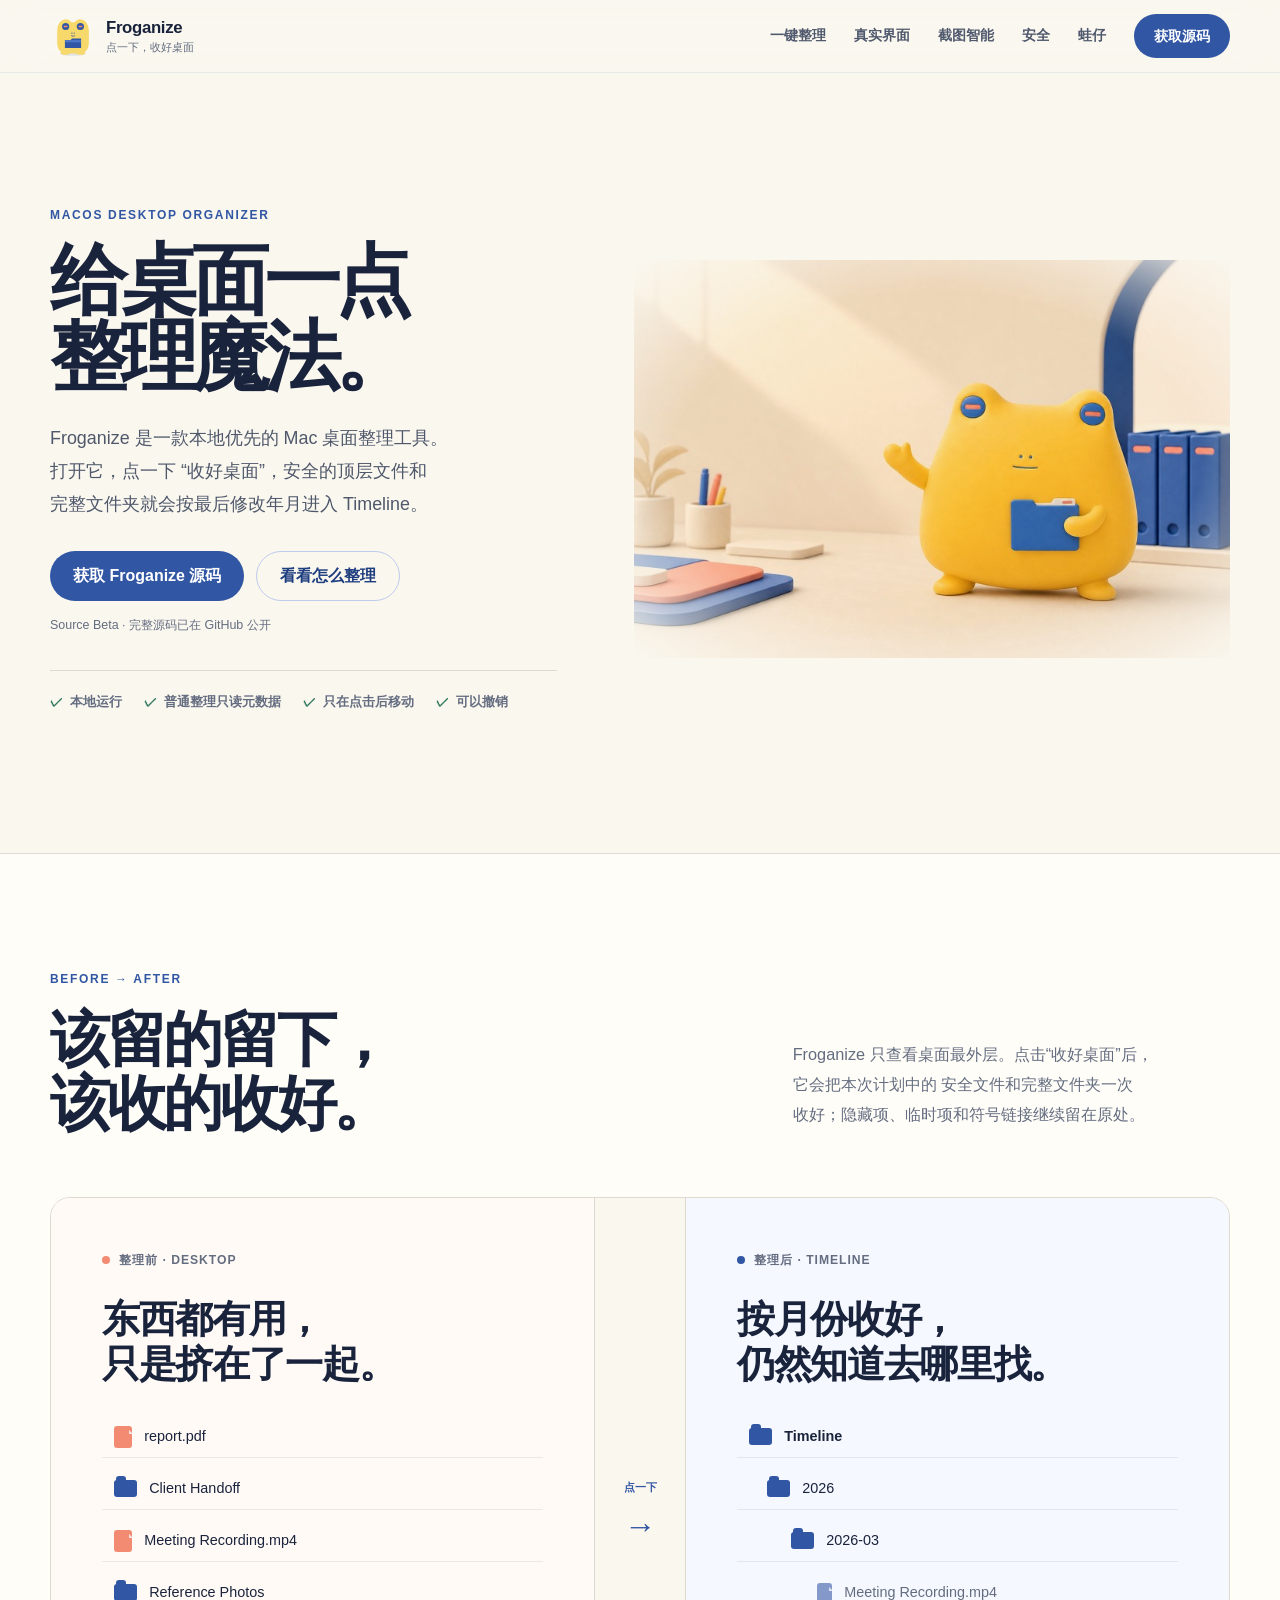
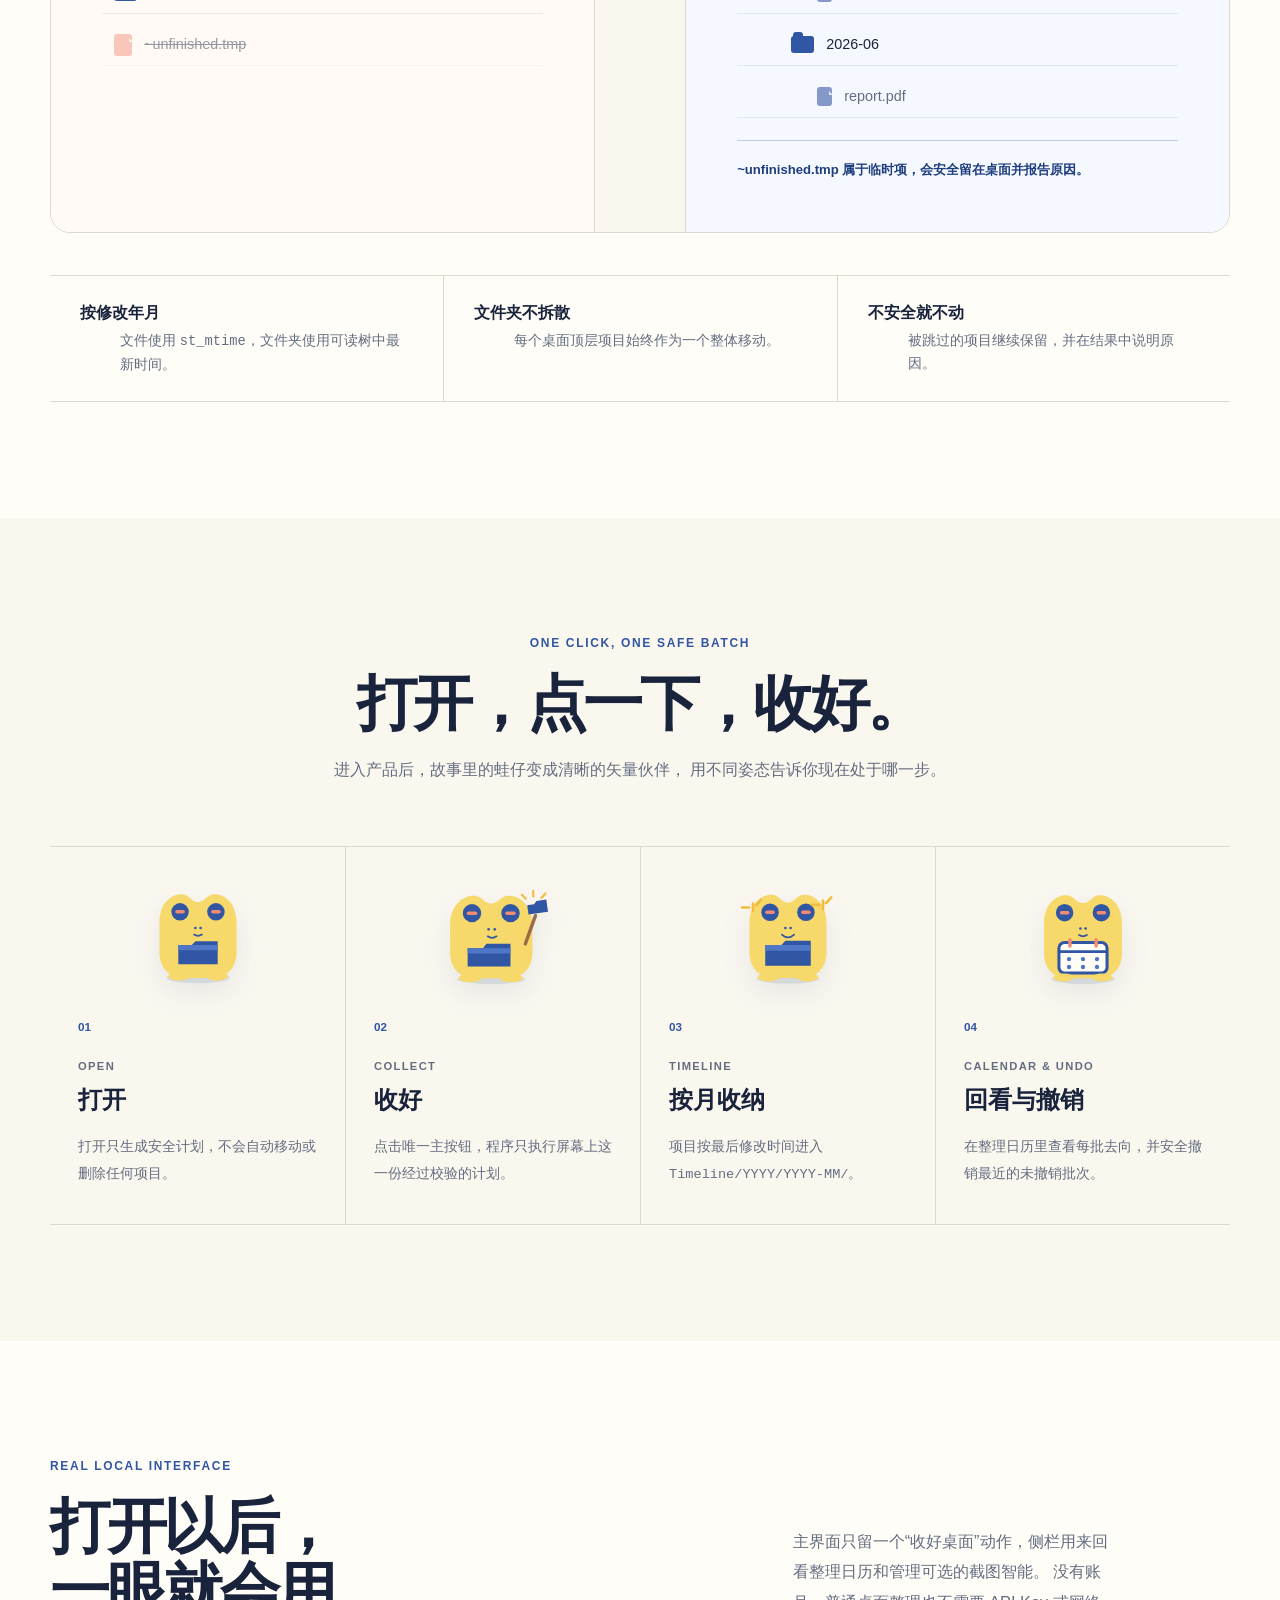
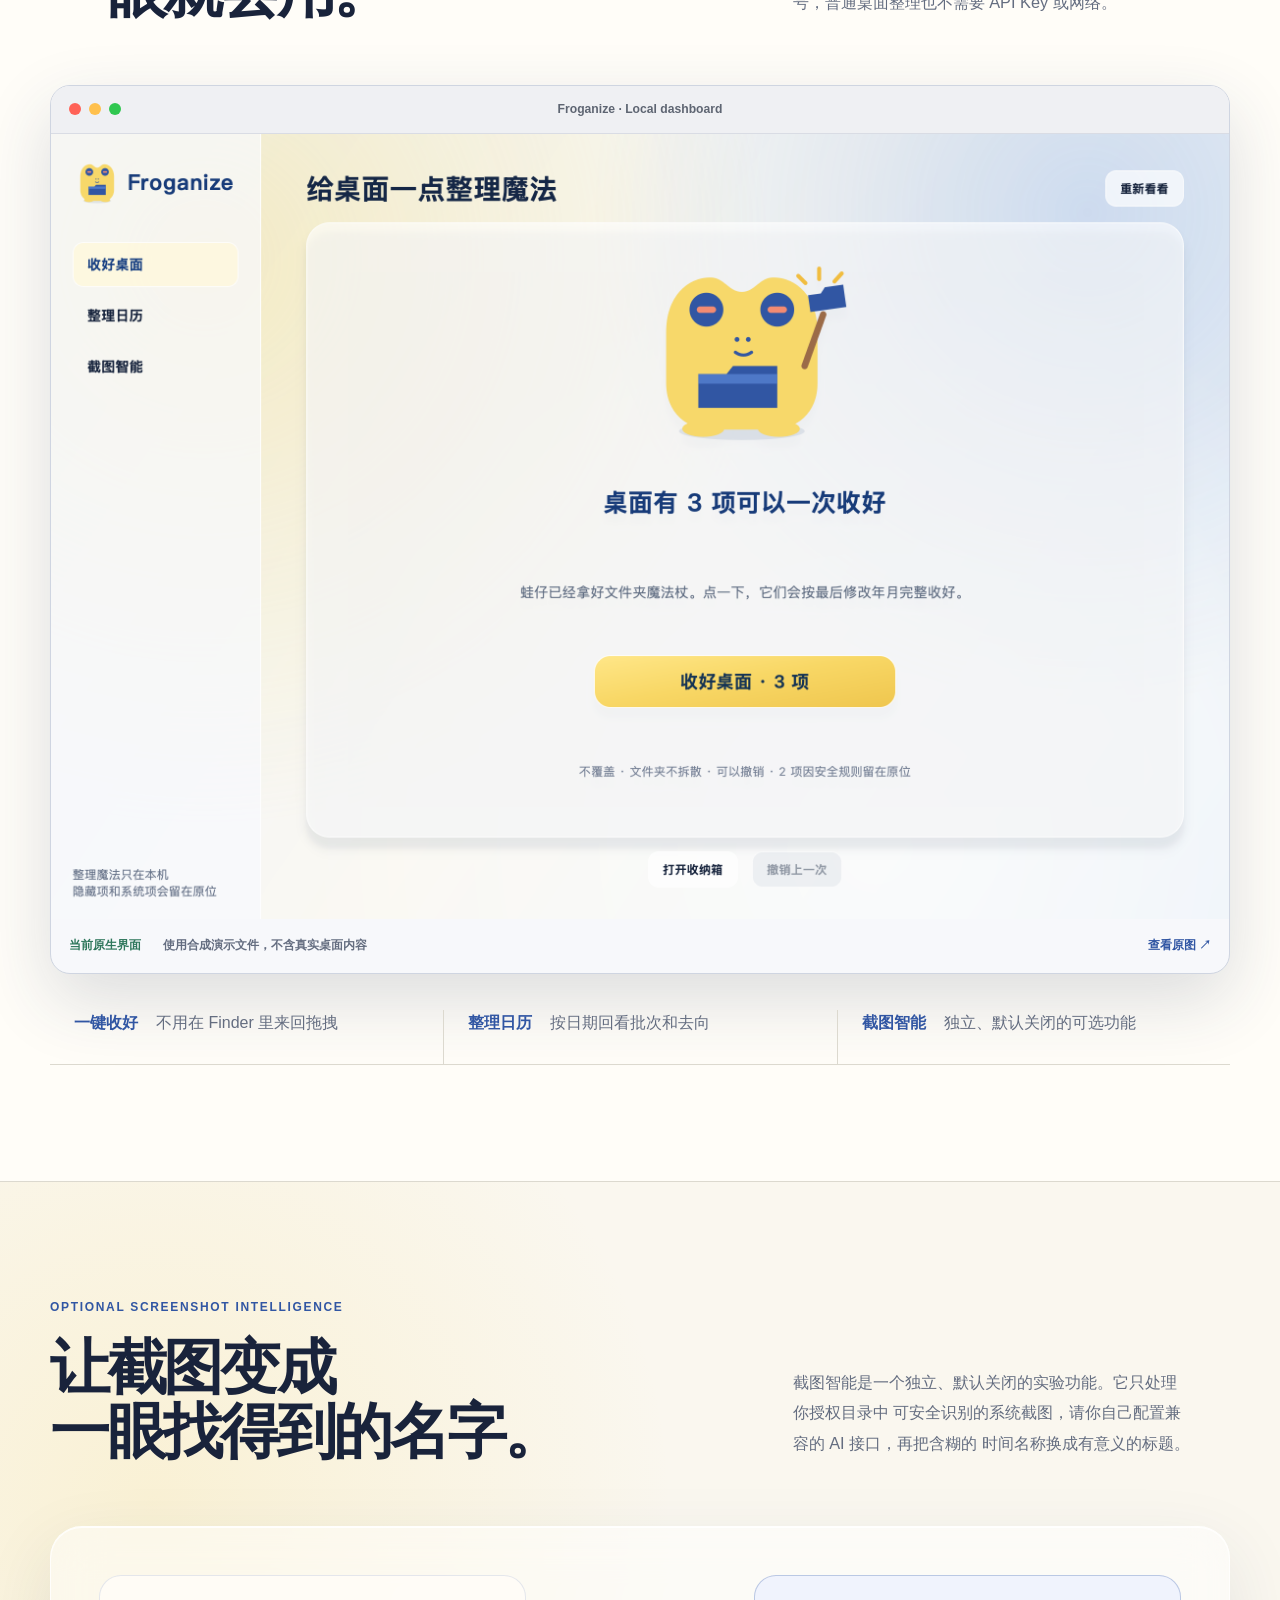
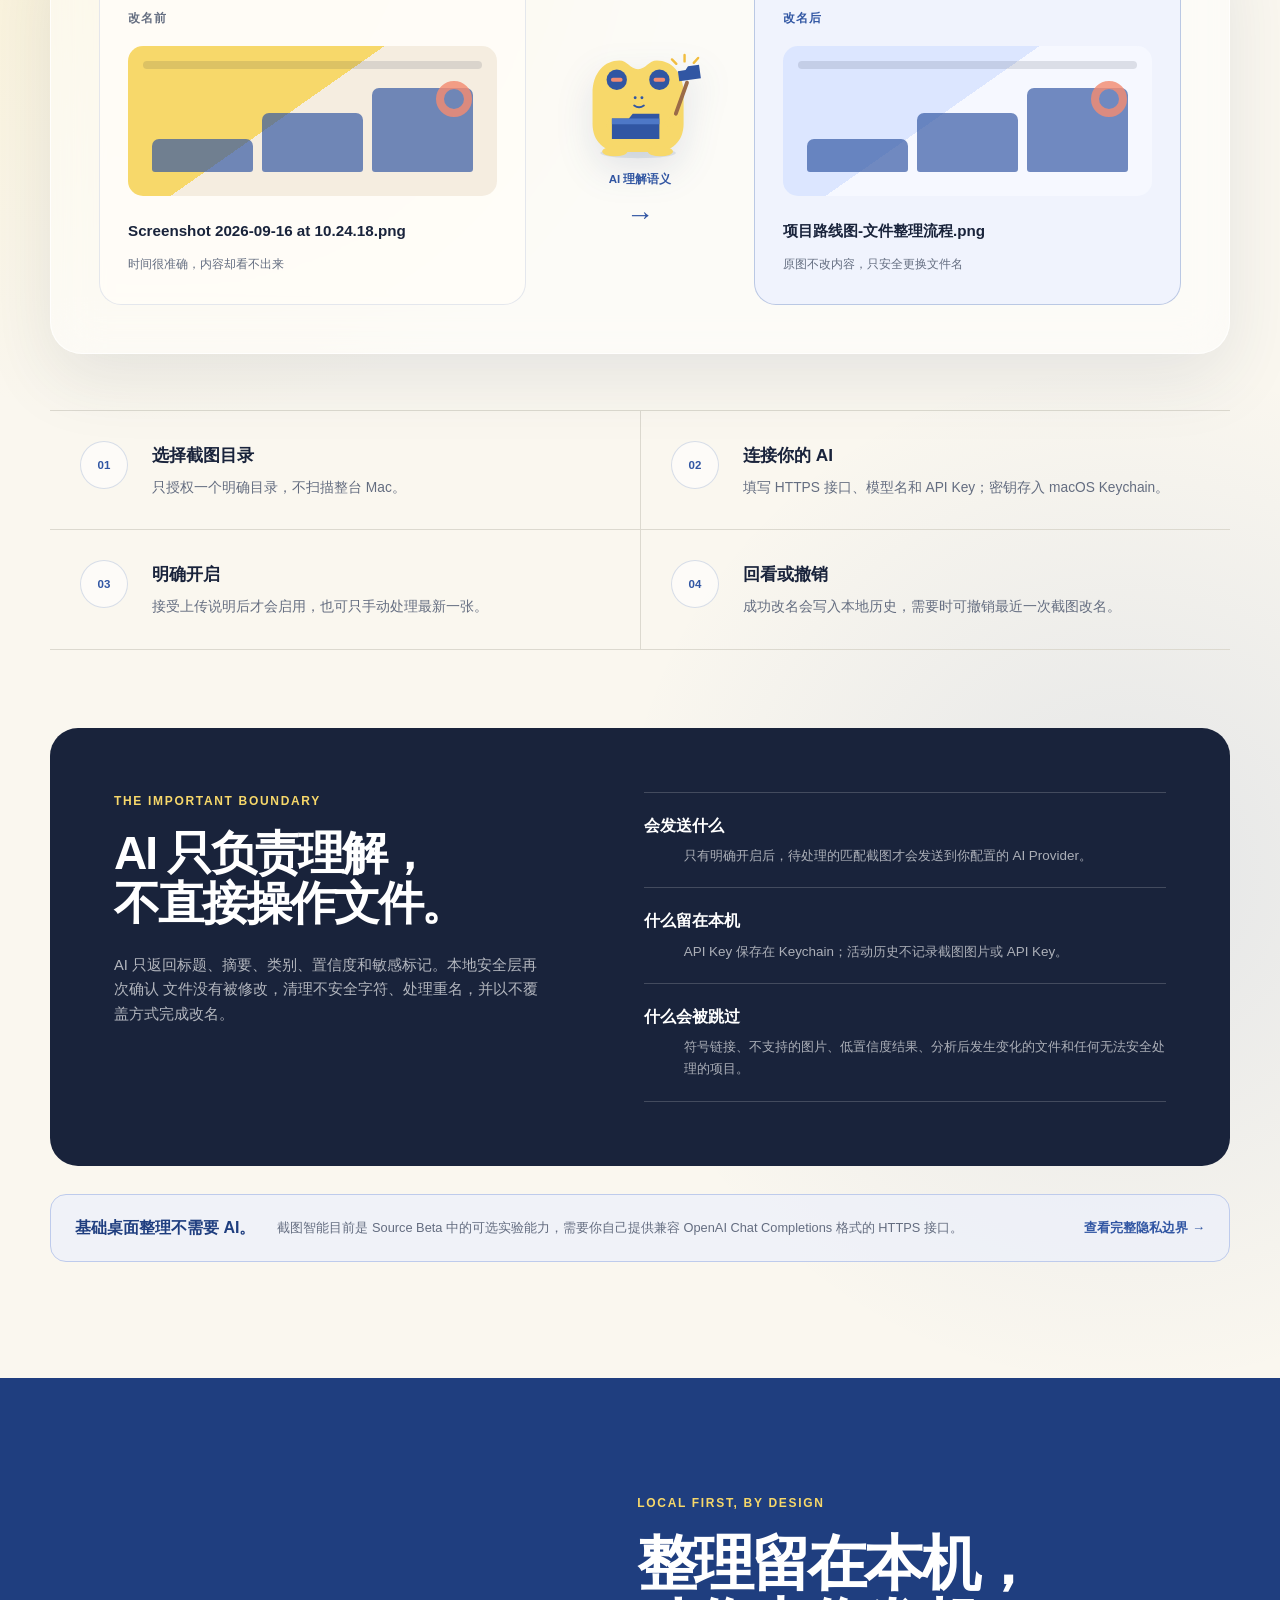
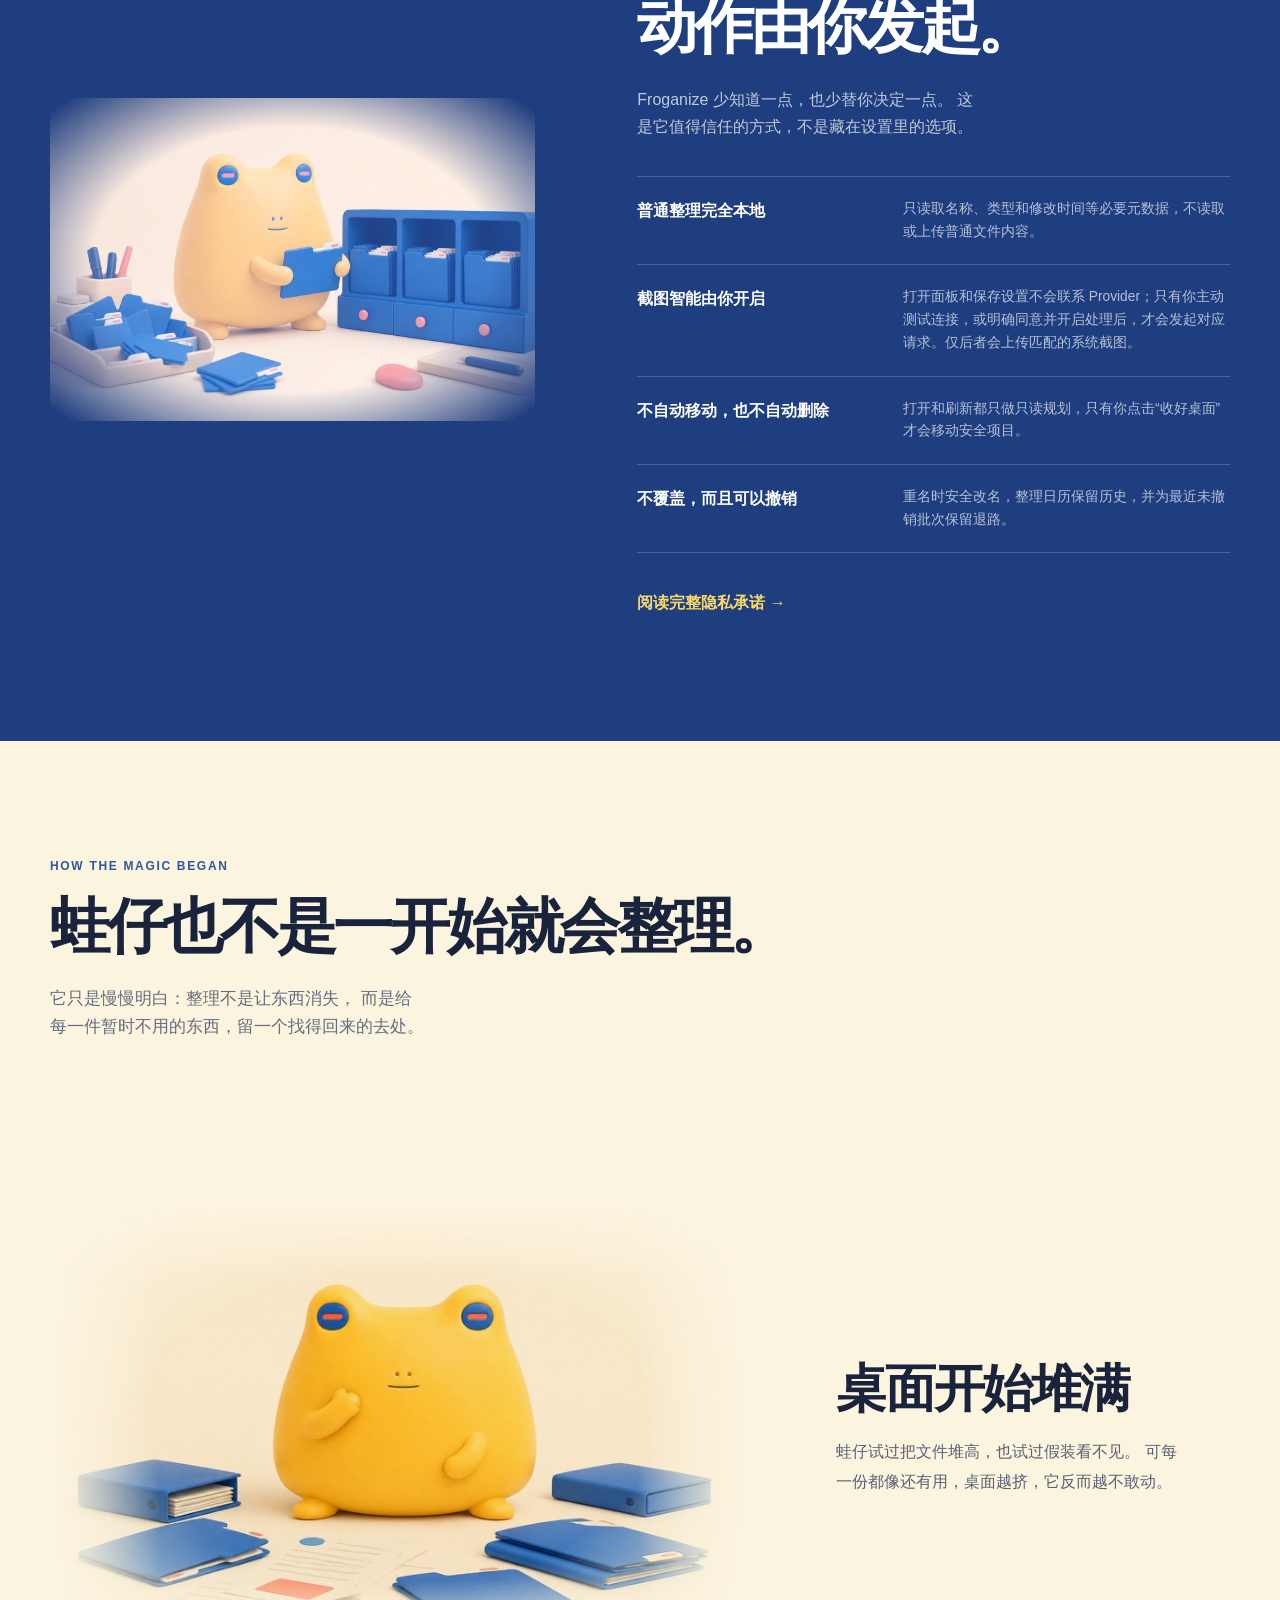
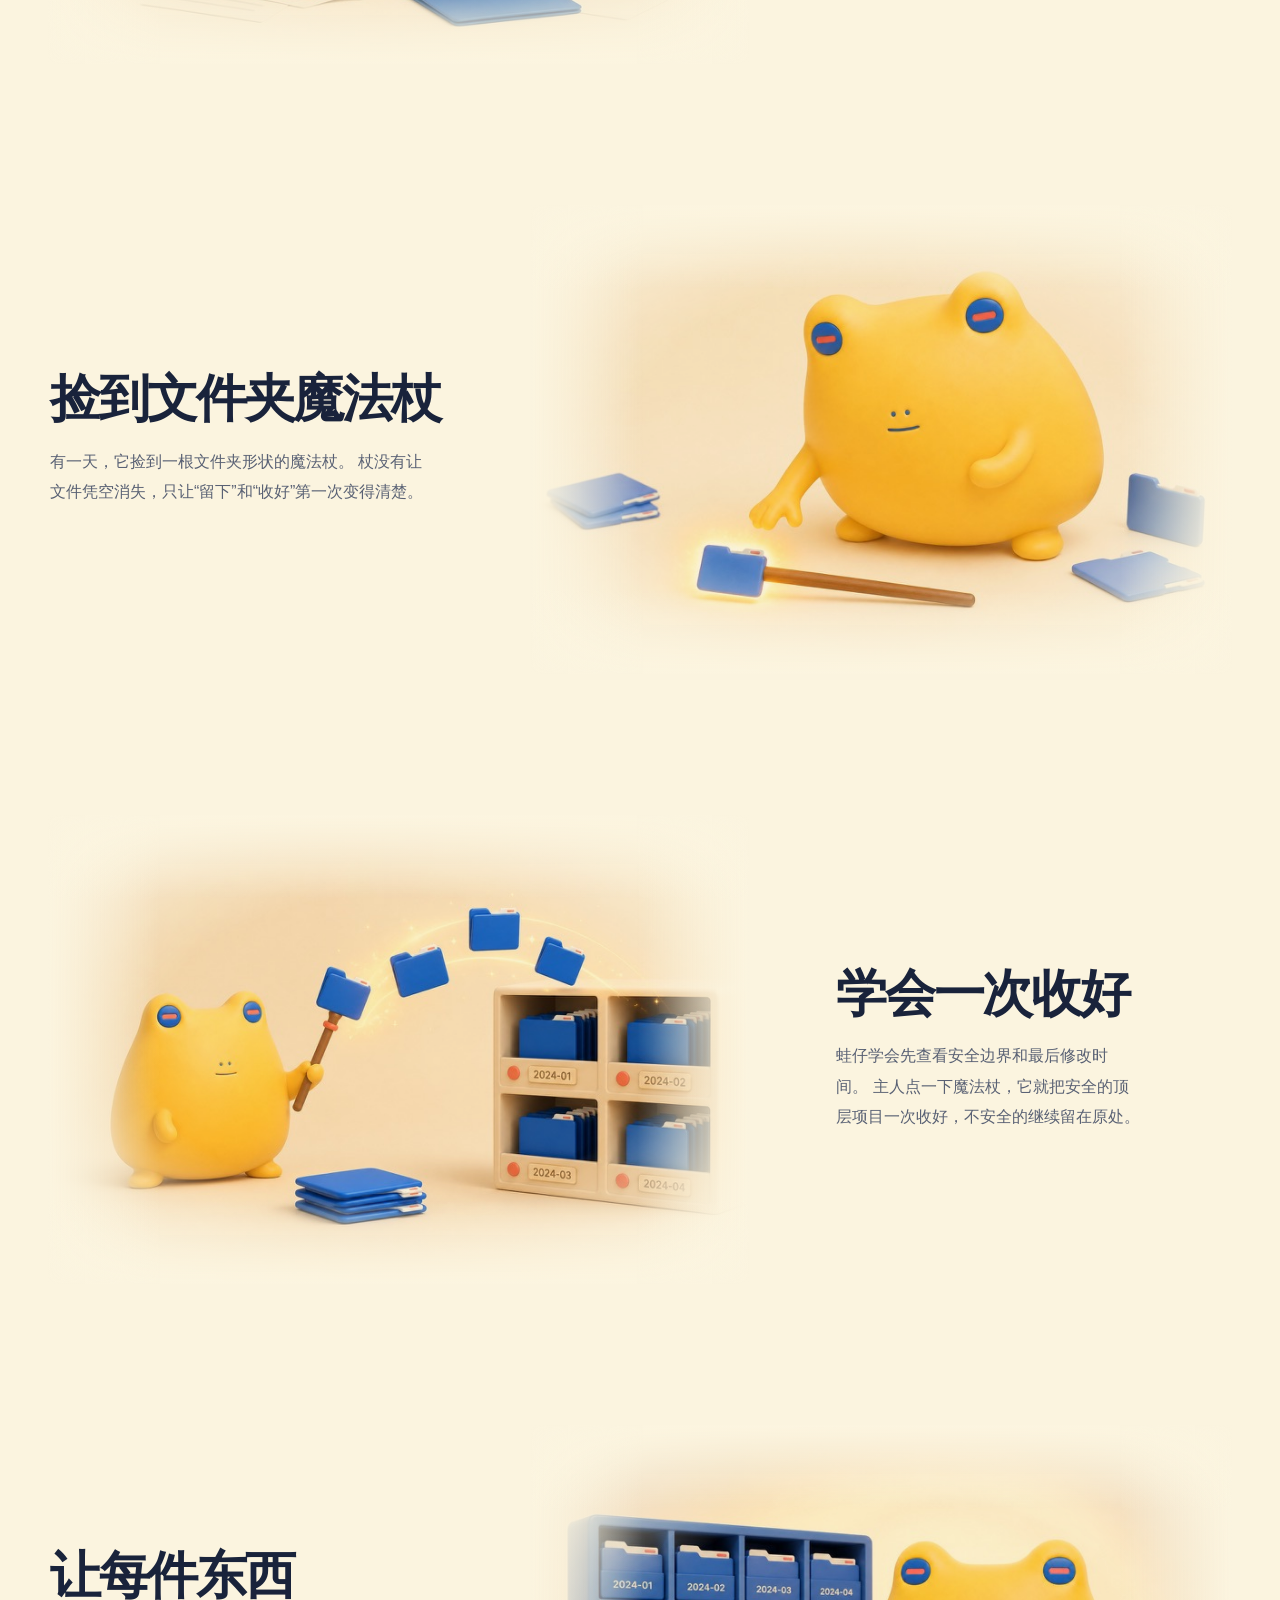
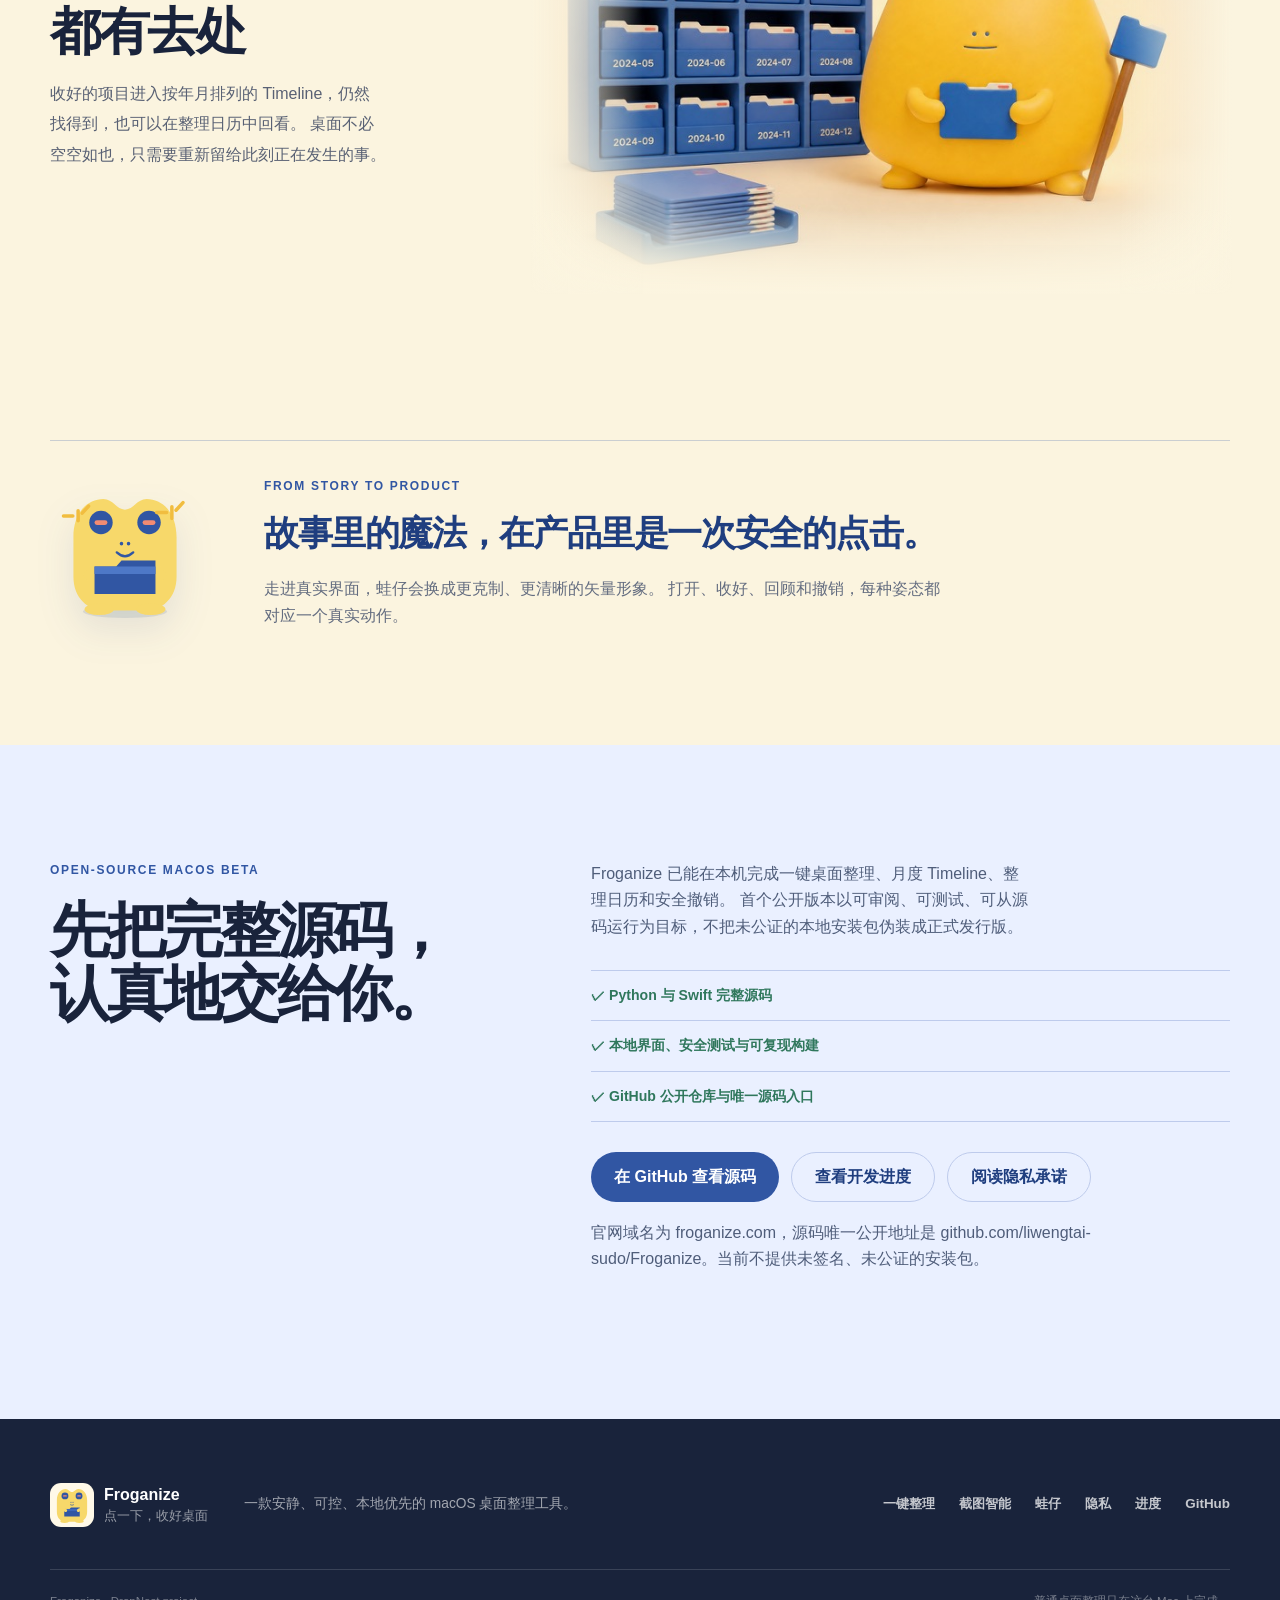
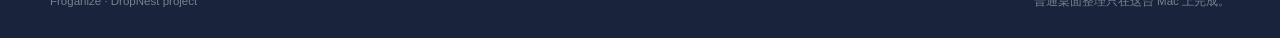
<file: website/index.html>
<!doctype html>
<html lang="zh-CN">
  <head>
    <meta charset="utf-8">
    <meta name="viewport" content="width=device-width, initial-scale=1">
    <meta
      name="description"
      content="Froganize 是一款本地优先的 macOS 桌面整理工具。点一下收好桌面，安全项目会按最后修改年月进入 Timeline，并可从整理日历回看和撤销。"
    >
    <meta name="theme-color" content="#faf7ef">
    <meta name="color-scheme" content="light">
    <meta property="og:type" content="website">
    <meta property="og:locale" content="zh_CN">
    <meta property="og:site_name" content="Froganize">
    <meta property="og:title" content="Froganize — 给桌面一点整理魔法">
    <meta
      property="og:description"
      content="点一下收好桌面：按最后修改年月归档，不覆盖、文件夹不拆散，还可以撤销。"
    >
    <meta property="og:url" content="https://www.froganize.com/">
    <meta property="og:image" content="https://www.froganize.com/assets/social-preview.png">
    <meta property="og:image:width" content="1280">
    <meta property="og:image:height" content="640">
    <meta property="og:image:alt" content="Froganize 蛙仔和桌面月度整理界面">
    <meta name="twitter:card" content="summary_large_image">
    <meta name="twitter:title" content="Froganize — 本地优先的 macOS 桌面整理工具">
    <meta
      name="twitter:description"
      content="Open → Collect → Timeline → Undo。一次明确点击，把安全项目完整收好。"
    >
    <meta name="twitter:image" content="https://www.froganize.com/assets/social-preview.png">
    <title>Froganize — 给桌面一点整理魔法</title>
    <link rel="canonical" href="https://www.froganize.com/">
    <link rel="icon" type="image/svg+xml" href="./assets/froganize-mark.svg">
    <link rel="apple-touch-icon" href="./assets/apple-touch-icon.png">
    <link rel="stylesheet" href="./styles.css">
    <script type="application/ld+json">
      {
        "@context": "https://schema.org",
        "@type": "SoftwareApplication",
        "name": "Froganize",
        "alternateName": "DropNest",
        "applicationCategory": "UtilitiesApplication",
        "operatingSystem": "macOS",
        "softwareVersion": "0.3.0",
        "url": "https://www.froganize.com/",
        "image": "https://www.froganize.com/assets/social-preview.png",
        "description": "A local-first macOS organizer that collects safe Desktop items into a monthly timeline with history and undo."
      }
    </script>
  </head>
  <body>
    <a class="skip-link" href="#main-content">跳到主要内容</a>

    <header class="site-header">
      <div class="page-width header-inner">
        <a class="brand" href="#top" aria-label="返回 Froganize 官网顶部">
          <span class="brand-avatar" aria-hidden="true">
            <img src="./assets/froganize-idle.svg" alt="" width="256" height="256">
          </span>
          <span class="brand-copy">
            <strong>Froganize</strong>
            <small>点一下，收好桌面</small>
          </span>
        </a>

        <nav class="site-nav" aria-label="主要导航">
          <a href="#workflow">一键整理</a>
          <a href="#product">真实界面</a>
          <a href="#intelligence">截图智能</a>
          <a href="#safety">安全</a>
          <a href="#story">蛙仔</a>
        </nav>

        <a class="header-download download-cta" href="https://github.com/liwengtai-sudo/Froganize">获取源码</a>

        <details class="mobile-nav">
          <summary aria-label="打开网站导航">
            <span aria-hidden="true"></span>
            <span aria-hidden="true"></span>
            <span aria-hidden="true"></span>
          </summary>
          <nav aria-label="移动端导航">
            <a href="#workflow">一键整理</a>
            <a href="#product">真实界面</a>
            <a href="#intelligence">截图智能</a>
            <a href="#safety">安全原则</a>
            <a href="#story">认识蛙仔</a>
            <a class="download-cta" href="https://github.com/liwengtai-sudo/Froganize">获取 Froganize 源码</a>
          </nav>
        </details>
      </div>
    </header>

    <main id="main-content">
      <section class="hero page-width" id="top">
        <div class="hero-copy">
          <p class="eyebrow">macOS Desktop Organizer</p>
          <h1>给桌面一点整理魔法。</h1>
          <p class="hero-lead">
            Froganize 是一款本地优先的 Mac 桌面整理工具。打开它，点一下
            “收好桌面”，安全的顶层文件和完整文件夹就会按最后修改年月进入 Timeline。
          </p>
          <div class="hero-actions">
            <a class="button button-primary download-cta" href="https://github.com/liwengtai-sudo/Froganize">获取 Froganize 源码</a>
            <a class="button button-quiet" href="#transformation">看看怎么整理</a>
          </div>
          <p class="preview-note">Source Beta · 完整源码已在 GitHub 公开</p>
          <ul class="trust-list" aria-label="Froganize 的四个基础原则">
            <li>本地运行</li>
            <li>普通整理只读元数据</li>
            <li>只在点击后移动</li>
            <li>可以撤销</li>
          </ul>
        </div>

        <figure class="hero-visual">
          <img
            src="./assets/froganize-welcome.jpg"
            srcset="./assets/responsive/froganize-welcome-768.jpg 768w, ./assets/froganize-welcome.jpg 1536w"
            sizes="(max-width: 920px) 92vw, 46vw"
            alt="蛙仔 Froganize 在整洁的文件架旁挥手欢迎"
            width="1536"
            height="1024"
            fetchpriority="high"
            decoding="async"
          >
        </figure>
      </section>

      <section class="transformation-section section-block" id="transformation">
        <div class="page-width">
          <header class="section-heading split-heading">
            <div>
              <p class="eyebrow">Before → After</p>
              <h2>该留的留下，<br>该收的收好。</h2>
            </div>
            <p>
              Froganize 只查看桌面最外层。点击“收好桌面”后，它会把本次计划中的
              安全文件和完整文件夹一次收好；隐藏项、临时项和符号链接继续留在原处。
            </p>
          </header>

          <div class="before-after-demo" aria-label="桌面整理前后示意">
            <article class="file-panel before-panel">
              <p class="panel-label"><i aria-hidden="true"></i>整理前 · Desktop</p>
              <h3>东西都有用，<br>只是挤在了一起。</h3>
              <ul class="file-list">
                <li><span class="file-icon coral"></span>report.pdf</li>
                <li><span class="file-icon blue folder"></span>Client Handoff</li>
                <li><span class="file-icon coral"></span>Meeting Recording.mp4</li>
                <li><span class="file-icon blue folder"></span>Reference Photos</li>
                <li class="faded"><span class="file-icon coral"></span>~unfinished.tmp</li>
              </ul>
            </article>

            <div class="confirm-bridge" aria-hidden="true">
              <span>点一下</span>
              <i>→</i>
            </div>

            <article class="file-panel after-panel">
              <p class="panel-label"><i aria-hidden="true"></i>整理后 · Timeline</p>
              <h3>按月份收好，<br>仍然知道去哪里找。</h3>
              <ul class="timeline-tree">
                <li><span class="tree-folder"></span><strong>Timeline</strong></li>
                <li class="depth-one"><span class="tree-folder"></span>2026</li>
                <li class="depth-two"><span class="tree-folder"></span>2026-03</li>
                <li class="depth-three"><span class="tree-file"></span>Meeting Recording.mp4</li>
                <li class="depth-two"><span class="tree-folder"></span>2026-06</li>
                <li class="depth-three"><span class="tree-file"></span>report.pdf</li>
              </ul>
              <p class="stays-note">~unfinished.tmp 属于临时项，会安全留在桌面并报告原因。</p>
            </article>
          </div>

          <dl class="outcome-list" aria-label="一键整理的三个原则">
            <div><dt>按修改年月</dt><dd>文件使用 <code>st_mtime</code>，文件夹使用可读树中最新时间。</dd></div>
            <div><dt>文件夹不拆散</dt><dd>每个桌面顶层项目始终作为一个整体移动。</dd></div>
            <div><dt>不安全就不动</dt><dd>被跳过的项目继续保留，并在结果中说明原因。</dd></div>
          </dl>
        </div>
      </section>

      <section class="workflow-section section-block" id="workflow">
        <div class="page-width">
          <header class="section-heading centered-heading compact-heading">
            <p class="eyebrow">One click, one safe batch</p>
            <h2>打开，点一下，收好。</h2>
            <p>
              进入产品后，故事里的蛙仔变成清晰的矢量伙伴，
              用不同姿态告诉你现在处于哪一步。
            </p>
          </header>

          <ol class="workflow-list">
            <li>
              <img class="workflow-mascot" src="./assets/froganize-idle.svg" alt="蛙仔抱着文件夹，准备查看桌面" width="256" height="256" loading="lazy" decoding="async">
              <span>01</span>
              <p>Open</p>
              <h3>打开</h3>
              <small>打开只生成安全计划，不会自动移动或删除任何项目。</small>
            </li>
            <li>
              <img class="workflow-mascot" src="./assets/froganize-organizing.svg" alt="蛙仔举起文件夹魔法杖，给出整理建议" width="256" height="256" loading="lazy" decoding="async">
              <span>02</span>
              <p>Collect</p>
              <h3>收好</h3>
              <small>点击唯一主按钮，程序只执行屏幕上这一份经过校验的计划。</small>
            </li>
            <li>
              <img class="workflow-mascot" src="./assets/froganize-success.svg" alt="蛙仔完成确认过的整理" width="256" height="256" loading="lazy" decoding="async">
              <span>03</span>
              <p>Timeline</p>
              <h3>按月收纳</h3>
              <small>项目按最后修改时间进入 <code>Timeline/YYYY/YYYY-MM/</code>。</small>
            </li>
            <li>
              <img class="workflow-mascot" src="./assets/froganize-calendar.svg" alt="蛙仔抱着日历，回看整理记录" width="256" height="256" loading="lazy" decoding="async">
              <span>04</span>
              <p>Calendar &amp; Undo</p>
              <h3>回看与撤销</h3>
              <small>在整理日历里查看每批去向，并安全撤销最近的未撤销批次。</small>
            </li>
          </ol>
        </div>
      </section>

      <section class="product-section section-block" id="product">
        <div class="page-width">
          <header class="section-heading split-heading product-heading">
            <div>
              <p class="eyebrow">Real local interface</p>
              <h2>打开以后，<br>一眼就会用。</h2>
            </div>
            <p>
              主界面只留一个“收好桌面”动作，侧栏用来回看整理日历和管理可选的截图智能。
              没有账号，普通桌面整理也不需要 API Key 或网络。
            </p>
          </header>

          <figure class="app-window">
            <div class="window-bar" aria-hidden="true">
              <span></span><span></span><span></span>
              <strong>Froganize · Local dashboard</strong>
            </div>
            <a
              class="product-shot-link"
              href="./assets/native-dashboard.png"
              target="_blank"
              rel="noopener"
              aria-label="在新标签页查看 Froganize 当前原生界面原图"
            >
              <img
                src="./assets/native-dashboard.png"
                alt="Froganize 当前原生界面，包含收好桌面、整理日历和截图智能三个入口"
                width="2400"
                height="1600"
                loading="lazy"
                decoding="async"
              >
            </a>
            <figcaption>
              <span>当前原生界面</span>
              <strong>使用合成演示文件，不含真实桌面内容</strong>
              <a href="./assets/native-dashboard.png" target="_blank" rel="noopener">查看原图 ↗</a>
            </figcaption>
          </figure>

          <ul class="product-points" aria-label="本地界面的三个重点">
            <li><strong>一键收好</strong><span>不用在 Finder 里来回拖拽</span></li>
            <li><strong>整理日历</strong><span>按日期回看批次和去向</span></li>
            <li><strong>截图智能</strong><span>独立、默认关闭的可选功能</span></li>
          </ul>
        </div>
      </section>

      <section class="intelligence-section section-block" id="intelligence">
        <div class="page-width">
          <header class="section-heading split-heading intelligence-heading">
            <div>
              <p class="eyebrow">Optional Screenshot Intelligence</p>
              <h2>让截图变成<br><span>一眼找得到的名字。</span></h2>
            </div>
            <p>
              截图智能是一个独立、默认关闭的实验功能。它只处理你授权目录中
              可安全识别的系统截图，请你自己配置兼容的 AI 接口，再把含糊的
              时间名称换成有意义的标题。
            </p>
          </header>

          <div class="rename-demo" aria-label="截图智能改名前后示意">
            <article class="rename-file rename-before">
              <span class="rename-kicker">改名前</span>
              <div class="screenshot-thumbnail" aria-hidden="true">
                <span></span><span></span><span></span>
                <i></i>
              </div>
              <p>Screenshot 2026-09-16 at 10.24.18.png</p>
              <small>时间很准确，内容却看不出来</small>
            </article>

            <div class="rename-magic" aria-hidden="true">
              <img src="./assets/froganize-organizing.svg" alt="" width="256" height="256" loading="lazy" decoding="async">
              <span>AI 理解语义</span>
              <i>→</i>
            </div>

            <article class="rename-file rename-after">
              <span class="rename-kicker">改名后</span>
              <div class="screenshot-thumbnail named" aria-hidden="true">
                <span></span><span></span><span></span>
                <i></i>
              </div>
              <p>项目路线图-文件整理流程.png</p>
              <small>原图不改内容，只安全更换文件名</small>
            </article>
          </div>

          <ol class="intelligence-steps" aria-label="使用截图智能的四个步骤">
            <li>
              <span>01</span>
              <div><h3>选择截图目录</h3><p>只授权一个明确目录，不扫描整台 Mac。</p></div>
            </li>
            <li>
              <span>02</span>
              <div><h3>连接你的 AI</h3><p>填写 HTTPS 接口、模型名和 API Key；密钥存入 macOS Keychain。</p></div>
            </li>
            <li>
              <span>03</span>
              <div><h3>明确开启</h3><p>接受上传说明后才会启用，也可只手动处理最新一张。</p></div>
            </li>
            <li>
              <span>04</span>
              <div><h3>回看或撤销</h3><p>成功改名会写入本地历史，需要时可撤销最近一次截图改名。</p></div>
            </li>
          </ol>

          <div class="intelligence-boundary">
            <div class="boundary-copy">
              <p class="eyebrow">The important boundary</p>
              <h3>AI 只负责理解，<br>不直接操作文件。</h3>
              <p>
                AI 只返回标题、摘要、类别、置信度和敏感标记。本地安全层再次确认
                文件没有被修改，清理不安全字符、处理重名，并以不覆盖方式完成改名。
              </p>
            </div>

            <dl class="boundary-list">
              <div>
                <dt>会发送什么</dt>
                <dd>只有明确开启后，待处理的匹配截图才会发送到你配置的 AI Provider。</dd>
              </div>
              <div>
                <dt>什么留在本机</dt>
                <dd>API Key 保存在 Keychain；活动历史不记录截图图片或 API Key。</dd>
              </div>
              <div>
                <dt>什么会被跳过</dt>
                <dd>符号链接、不支持的图片、低置信度结果、分析后发生变化的文件和任何无法安全处理的项目。</dd>
              </div>
            </dl>
          </div>

          <div class="intelligence-note">
            <strong>基础桌面整理不需要 AI。</strong>
            <span>截图智能目前是 Source Beta 中的可选实验能力，需要你自己提供兼容 OpenAI Chat Completions 格式的 HTTPS 接口。</span>
            <a href="./privacy.html">查看完整隐私边界 →</a>
          </div>
        </div>
      </section>

      <section class="safety-section section-block" id="safety">
        <div class="page-width safety-layout">
          <figure class="organizing-visual">
            <img
              src="./assets/froganize-organizing.jpg"
              srcset="./assets/responsive/froganize-organizing-768.jpg 768w, ./assets/froganize-organizing.jpg 1536w"
              sizes="(max-width: 920px) 92vw, 44vw"
              alt="蛙仔把蓝色文件夹逐一放进整齐的月度文件格"
              width="1536"
              height="1024"
              loading="lazy"
              decoding="async"
            >
          </figure>

          <div class="safety-copy">
            <p class="eyebrow">Local First, by design</p>
            <h2>整理留在本机，<br>动作由你发起。</h2>
            <p class="safety-lead">
              Froganize 少知道一点，也少替你决定一点。
              这是它值得信任的方式，不是藏在设置里的选项。
            </p>
            <dl class="safety-list">
              <div><dt>普通整理完全本地</dt><dd>只读取名称、类型和修改时间等必要元数据，不读取或上传普通文件内容。</dd></div>
              <div><dt>截图智能由你开启</dt><dd>打开面板和保存设置不会联系 Provider；只有你主动测试连接，或明确同意并开启处理后，才会发起对应请求。仅后者会上传匹配的系统截图。</dd></div>
              <div><dt>不自动移动，也不自动删除</dt><dd>打开和刷新都只做只读规划，只有你点击“收好桌面”才会移动安全项目。</dd></div>
              <div><dt>不覆盖，而且可以撤销</dt><dd>重名时安全改名，整理日历保留历史，并为最近未撤销批次保留退路。</dd></div>
            </dl>
            <a class="text-link" href="./privacy.html">阅读完整隐私承诺 →</a>
          </div>
        </div>
      </section>

      <section class="story-section section-block" id="story">
        <div class="page-width">
          <header class="story-intro">
            <p class="eyebrow">How the magic began</p>
            <h2>蛙仔也不是一开始就会整理。</h2>
            <p>
              它只是慢慢明白：整理不是让东西消失，
              而是给每一件暂时不用的东西，留一个找得回来的去处。
            </p>
          </header>

          <div class="story-journey">
            <article class="story-scene">
              <figure class="story-art">
                <img
                  src="./assets/story-01-chaos.jpg"
                  srcset="./assets/responsive/story-01-chaos-768.jpg 768w, ./assets/story-01-chaos.jpg 1536w"
                  sizes="(max-width: 700px) 100vw, 55vw"
                  alt="蛙仔坐在散乱的文件和文件夹中，不知道从哪里开始"
                  width="1536"
                  height="1024"
                  loading="lazy"
                  decoding="async"
                >
              </figure>
              <div class="story-copy">
                <h3>桌面开始堆满</h3>
                <p>
                  蛙仔试过把文件堆高，也试过假装看不见。
                  可每一份都像还有用，桌面越挤，它反而越不敢动。
                </p>
              </div>
            </article>

            <article class="story-scene">
              <figure class="story-art">
                <img
                  src="./assets/story-02-wand.jpg"
                  srcset="./assets/responsive/story-02-wand-768.jpg 768w, ./assets/story-02-wand.jpg 1536w"
                  sizes="(max-width: 700px) 100vw, 55vw"
                  alt="蛙仔发现一根木制魔法杖，木杖一端连接着蓝色文件夹形状的杖头"
                  width="1536"
                  height="1024"
                  loading="lazy"
                  decoding="async"
                >
              </figure>
              <div class="story-copy">
                <h3>捡到文件夹魔法杖</h3>
                <p>
                  有一天，它捡到一根文件夹形状的魔法杖。
                  杖没有让文件凭空消失，只让“留下”和“收好”第一次变得清楚。
                </p>
              </div>
            </article>

            <article class="story-scene">
              <figure class="story-art">
                <img
                  src="./assets/story-03-learning.jpg"
                  srcset="./assets/responsive/story-03-learning-768.jpg 768w, ./assets/story-03-learning.jpg 1536w"
                  sizes="(max-width: 700px) 100vw, 55vw"
                  alt="蛙仔挥动文件夹形状的魔法杖，练习把文件夹送进月度格子"
                  width="1536"
                  height="1024"
                  loading="lazy"
                  decoding="async"
                >
              </figure>
              <div class="story-copy">
                <h3>学会一次收好</h3>
                <p>
                  蛙仔学会先查看安全边界和最后修改时间。
                  主人点一下魔法杖，它就把安全的顶层项目一次收好，不安全的继续留在原处。
                </p>
              </div>
            </article>

            <article class="story-scene">
              <figure class="story-art">
                <img
                  src="./assets/story-04-master.jpg"
                  srcset="./assets/responsive/story-04-master-768.jpg 768w, ./assets/story-04-master.jpg 1536w"
                  sizes="(max-width: 700px) 100vw, 55vw"
                  alt="蛙仔拿着蓝色文件夹，身旁是按月份整齐归档的文件柜和魔法杖"
                  width="1536"
                  height="1024"
                  loading="lazy"
                  decoding="async"
                >
              </figure>
              <div class="story-copy">
                <h3>让每件东西都有去处</h3>
                <p>
                  收好的项目进入按年月排列的 Timeline，仍然找得到，也可以在整理日历中回看。
                  桌面不必空空如也，只需要重新留给此刻正在发生的事。
                </p>
              </div>
            </article>
          </div>

          <div class="story-product-bridge">
            <img src="./assets/froganize-success.svg" alt="整理完成的矢量蛙仔" width="256" height="256" loading="lazy" decoding="async">
            <div>
              <p class="eyebrow">From story to product</p>
              <p class="story-ending">故事里的魔法，在产品里是一次安全的点击。</p>
              <p>
                走进真实界面，蛙仔会换成更克制、更清晰的矢量形象。
                打开、收好、回顾和撤销，每种姿态都对应一个真实动作。
              </p>
            </div>
          </div>
        </div>
      </section>

      <section class="release-section section-block" id="release">
        <div class="page-width release-layout">
          <div class="release-copy">
            <p class="eyebrow">Open-source macOS beta</p>
            <h2>先把完整源码，认真地交给你。</h2>
          </div>
          <div class="release-detail">
            <p>
              Froganize 已能在本机完成一键桌面整理、月度 Timeline、整理日历和安全撤销。
              首个公开版本以可审阅、可测试、可从源码运行为目标，不把未公证的本地安装包伪装成正式发行版。
            </p>
            <ul class="release-status" aria-label="公开下载准备状态">
              <li>✓ Python 与 Swift 完整源码</li>
              <li>✓ 本地界面、安全测试与可复现构建</li>
              <li>✓ GitHub 公开仓库与唯一源码入口</li>
            </ul>
            <div class="release-actions">
              <a class="button button-primary download-cta" href="https://github.com/liwengtai-sudo/Froganize">在 GitHub 查看源码</a>
              <a class="button button-quiet" href="./changelog.html">查看开发进度</a>
              <a class="button button-quiet" href="./privacy.html">阅读隐私承诺</a>
            </div>
            <p class="release-honesty">官网域名为 froganize.com，源码唯一公开地址是 github.com/liwengtai-sudo/Froganize。当前不提供未签名、未公证的安装包。</p>
          </div>
        </div>
      </section>
    </main>

    <footer class="site-footer">
      <div class="page-width footer-main">
        <a class="brand footer-brand" href="#top">
          <img src="./assets/froganize-mark.svg" alt="" width="44" height="44">
          <span><strong>Froganize</strong><small>点一下，收好桌面</small></span>
        </a>
        <p>一款安静、可控、本地优先的 macOS 桌面整理工具。</p>
        <nav aria-label="页脚导航">
          <a href="#workflow">一键整理</a>
          <a href="#intelligence">截图智能</a>
          <a href="#story">蛙仔</a>
          <a href="./privacy.html">隐私</a>
          <a href="./changelog.html">进度</a>
          <a href="https://github.com/liwengtai-sudo/Froganize">GitHub</a>
        </nav>
      </div>
      <div class="page-width footer-bottom">
        <span>Froganize · DropNest project</span>
        <span>普通桌面整理只在这台 Mac 上完成。</span>
      </div>
    </footer>
  </body>
</html>
</file>
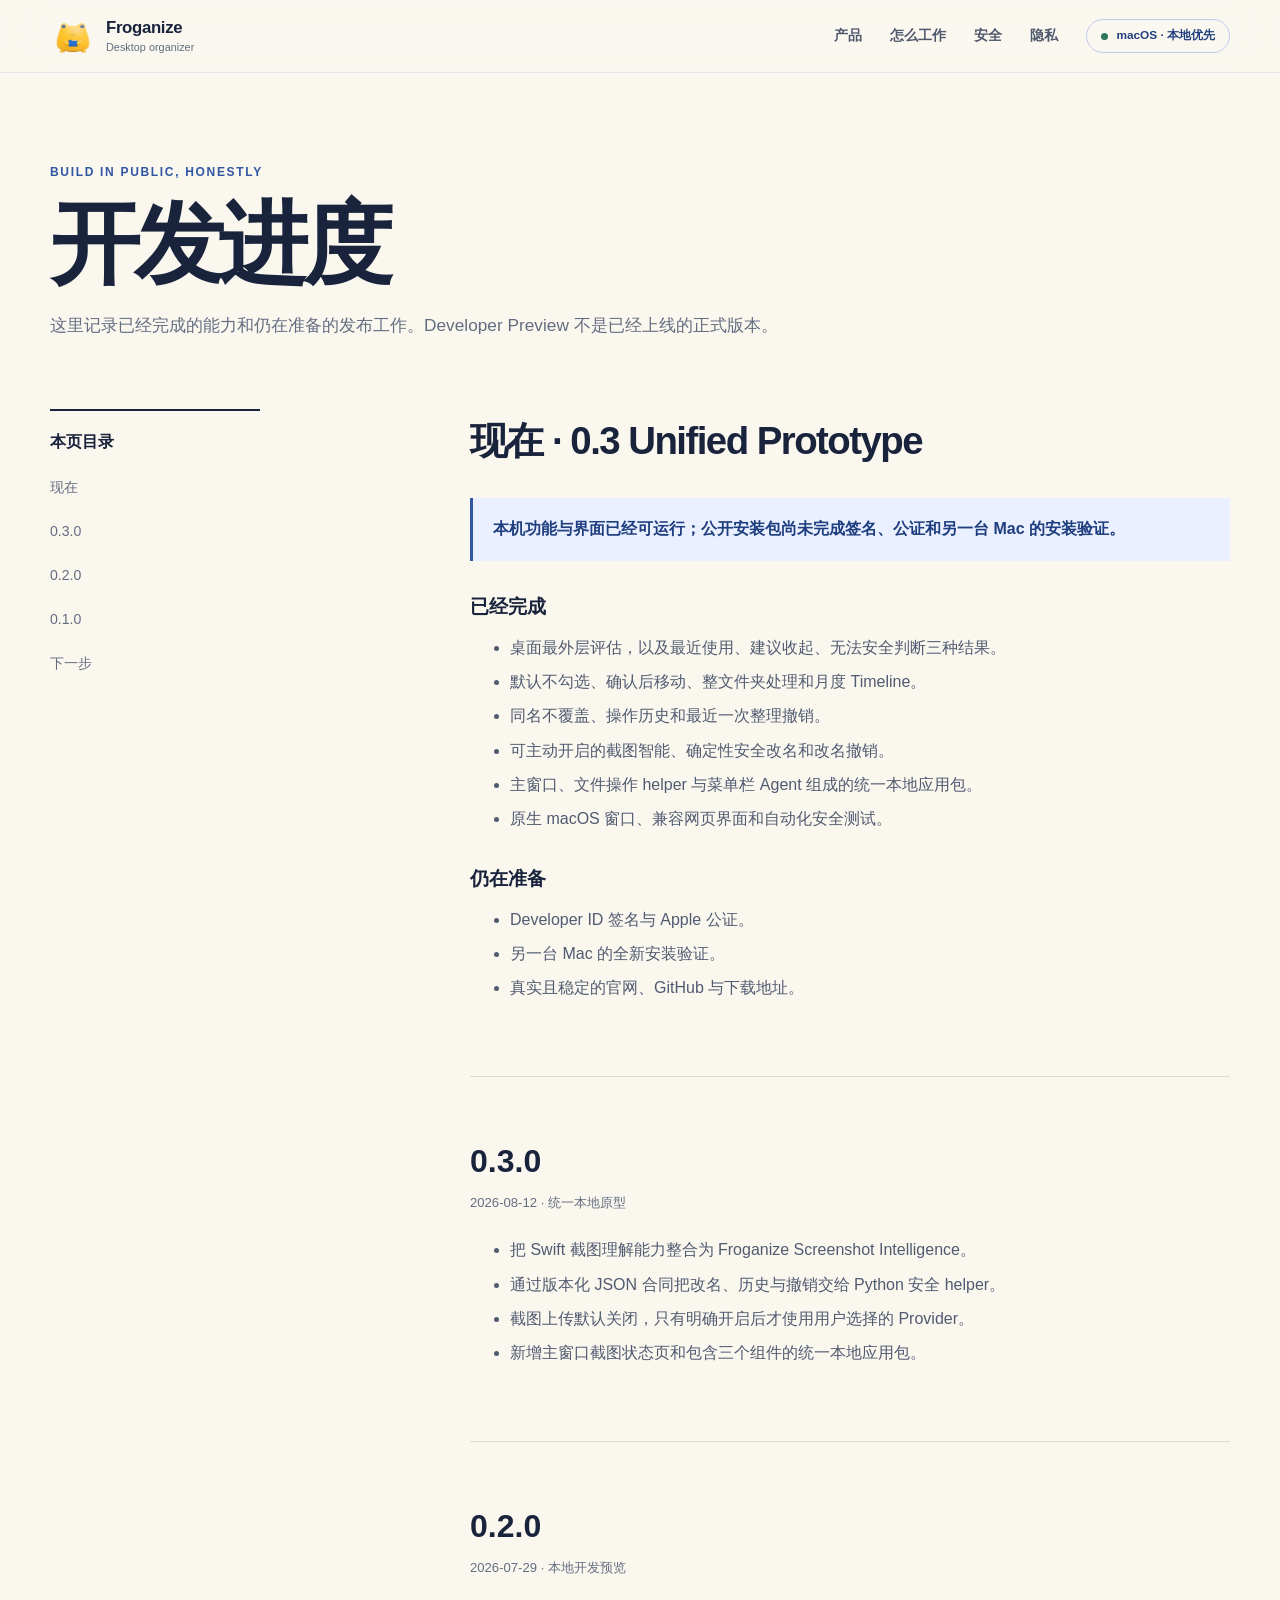
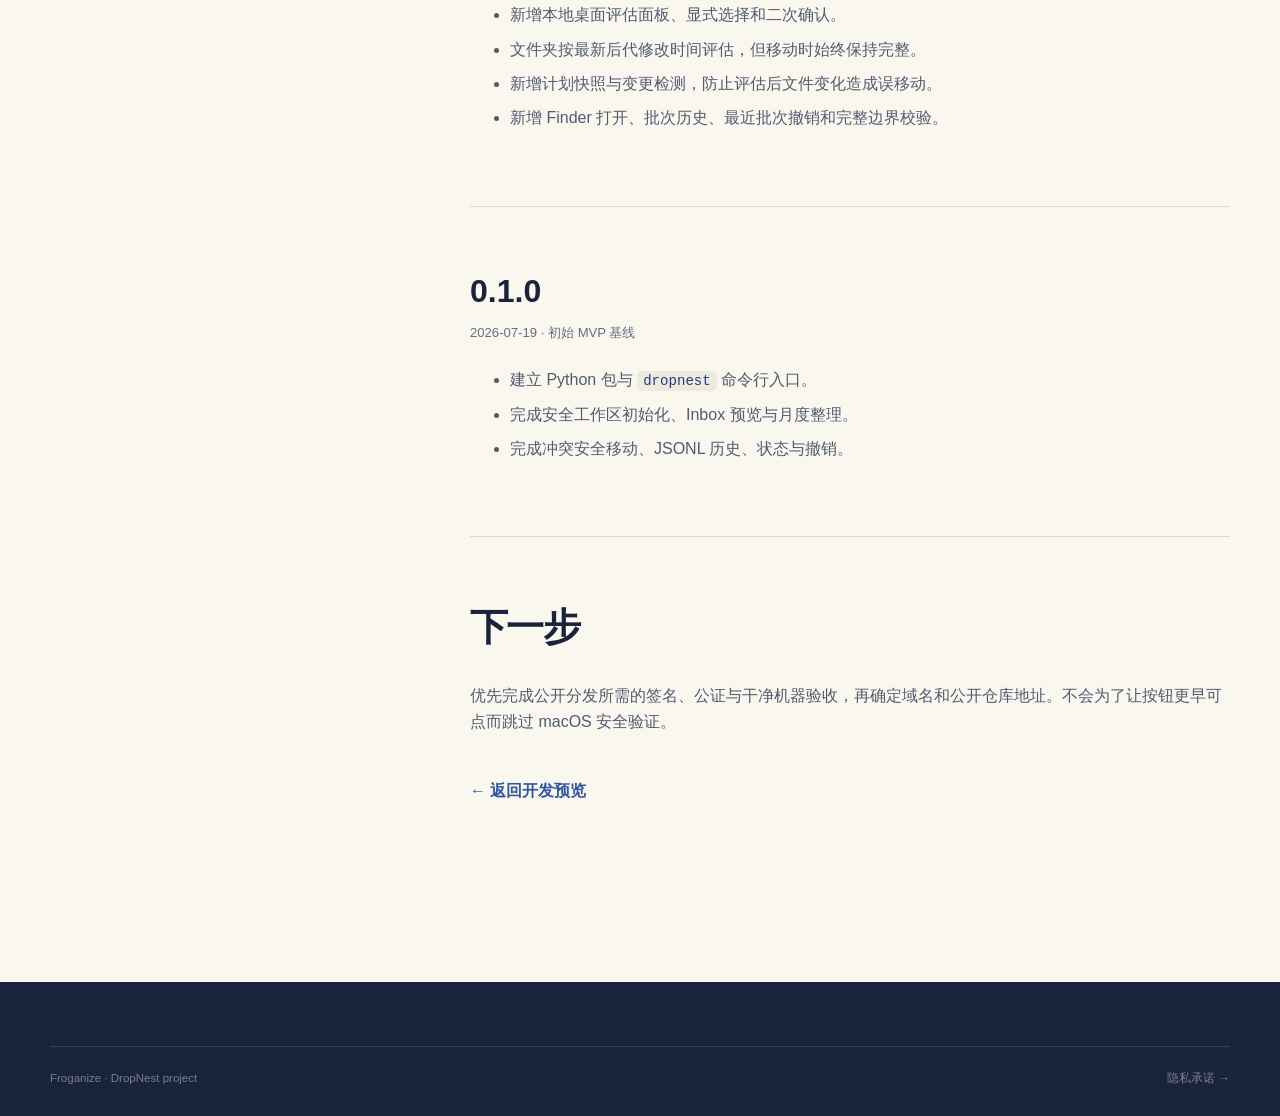
<file: website/changelog.html>
<!doctype html>
<html lang="zh-CN">
  <head>
    <meta charset="utf-8">
    <meta name="viewport" content="width=device-width, initial-scale=1">
    <meta name="description" content="Froganize 开发进度与版本变化记录。">
    <meta name="theme-color" content="#faf7ef">
    <title>开发进度 · Froganize</title>
    <link rel="icon" type="image/svg+xml" href="./assets/froganize-mark.svg">
    <link rel="apple-touch-icon" href="./assets/apple-touch-icon.png">
    <link rel="stylesheet" href="./styles.css">
  </head>
  <body>
    <a class="skip-link" href="#main-content">跳到主要内容</a>
    <header class="site-header">
      <div class="page-width header-inner">
        <a class="brand" href="./index.html" aria-label="返回 Froganize 官网">
          <span class="brand-avatar" aria-hidden="true"><img src="./assets/froganize-mascot-128.png" alt="" width="128" height="128"></span>
          <span class="brand-copy"><strong>Froganize</strong><small>Desktop organizer</small></span>
        </a>
        <nav class="site-nav" aria-label="主要导航">
          <a href="./index.html#transformation">产品</a>
          <a href="./index.html#workflow">怎么工作</a>
          <a href="./index.html#safety">安全</a>
          <a href="./privacy.html">隐私</a>
        </nav>
        <span class="local-pill"><i aria-hidden="true"></i>macOS · 本地优先</span>
        <details class="mobile-nav">
          <summary aria-label="打开网站导航"><span></span><span></span><span></span></summary>
          <nav aria-label="移动端导航"><a href="./index.html">返回首页</a><a href="./index.html#workflow">怎么工作</a><a href="./index.html#safety">安全原则</a><a href="./privacy.html">隐私承诺</a></nav>
        </details>
      </div>
    </header>

    <main class="subpage-main page-width" id="main-content">
      <header class="document-hero">
        <p class="eyebrow">Build in public, honestly</p>
        <h1>开发进度</h1>
        <p>这里记录已经完成的能力和仍在准备的发布工作。Developer Preview 不是已经上线的正式版本。</p>
      </header>

      <div class="document-layout">
        <nav class="document-toc" aria-label="页面目录">
          <strong>本页目录</strong>
          <a href="#now">现在</a>
          <a href="#v030">0.3.0</a>
          <a href="#v020">0.2.0</a>
          <a href="#v010">0.1.0</a>
          <a href="#next">下一步</a>
        </nav>

        <div class="document-content">
          <section class="document-section" id="now">
            <h2>现在 · 0.3 Unified Prototype</h2>
            <div class="document-callout">本机功能与界面已经可运行；公开安装包尚未完成签名、公证和另一台 Mac 的安装验证。</div>
            <h3>已经完成</h3>
            <ul>
              <li>桌面最外层评估，以及最近使用、建议收起、无法安全判断三种结果。</li>
              <li>默认不勾选、确认后移动、整文件夹处理和月度 Timeline。</li>
              <li>同名不覆盖、操作历史和最近一次整理撤销。</li>
              <li>可主动开启的截图智能、确定性安全改名和改名撤销。</li>
              <li>主窗口、文件操作 helper 与菜单栏 Agent 组成的统一本地应用包。</li>
              <li>原生 macOS 窗口、兼容网页界面和自动化安全测试。</li>
            </ul>
            <h3>仍在准备</h3>
            <ul>
              <li>Developer ID 签名与 Apple 公证。</li>
              <li>另一台 Mac 的全新安装验证。</li>
              <li>真实且稳定的官网、GitHub 与下载地址。</li>
            </ul>
          </section>

          <section class="document-section" id="v030">
            <div class="version-entry">
              <h3>0.3.0</h3>
              <span class="version-meta">2026-08-12 · 统一本地原型</span>
              <ul>
                <li>把 Swift 截图理解能力整合为 Froganize Screenshot Intelligence。</li>
                <li>通过版本化 JSON 合同把改名、历史与撤销交给 Python 安全 helper。</li>
                <li>截图上传默认关闭，只有明确开启后才使用用户选择的 Provider。</li>
                <li>新增主窗口截图状态页和包含三个组件的统一本地应用包。</li>
              </ul>
            </div>
          </section>

          <section class="document-section" id="v020">
            <div class="version-entry">
              <h3>0.2.0</h3>
              <span class="version-meta">2026-07-29 · 本地开发预览</span>
              <ul>
                <li>新增本地桌面评估面板、显式选择和二次确认。</li>
                <li>文件夹按最新后代修改时间评估，但移动时始终保持完整。</li>
                <li>新增计划快照与变更检测，防止评估后文件变化造成误移动。</li>
                <li>新增 Finder 打开、批次历史、最近批次撤销和完整边界校验。</li>
              </ul>
            </div>
          </section>

          <section class="document-section" id="v010">
            <div class="version-entry">
              <h3>0.1.0</h3>
              <span class="version-meta">2026-07-19 · 初始 MVP 基线</span>
              <ul>
                <li>建立 Python 包与 <code>dropnest</code> 命令行入口。</li>
                <li>完成安全工作区初始化、Inbox 预览与月度整理。</li>
                <li>完成冲突安全移动、JSONL 历史、状态与撤销。</li>
              </ul>
            </div>
          </section>

          <section class="document-section" id="next">
            <h2>下一步</h2>
            <p>优先完成公开分发所需的签名、公证与干净机器验收，再确定域名和公开仓库地址。不会为了让按钮更早可点而跳过 macOS 安全验证。</p>
            <a class="document-back" href="./index.html#release">← 返回开发预览</a>
          </section>
        </div>
      </div>
    </main>

    <footer class="site-footer">
      <div class="page-width footer-bottom"><span>Froganize · DropNest project</span><a href="./privacy.html">隐私承诺 →</a></div>
    </footer>
  </body>
</html>
</file>
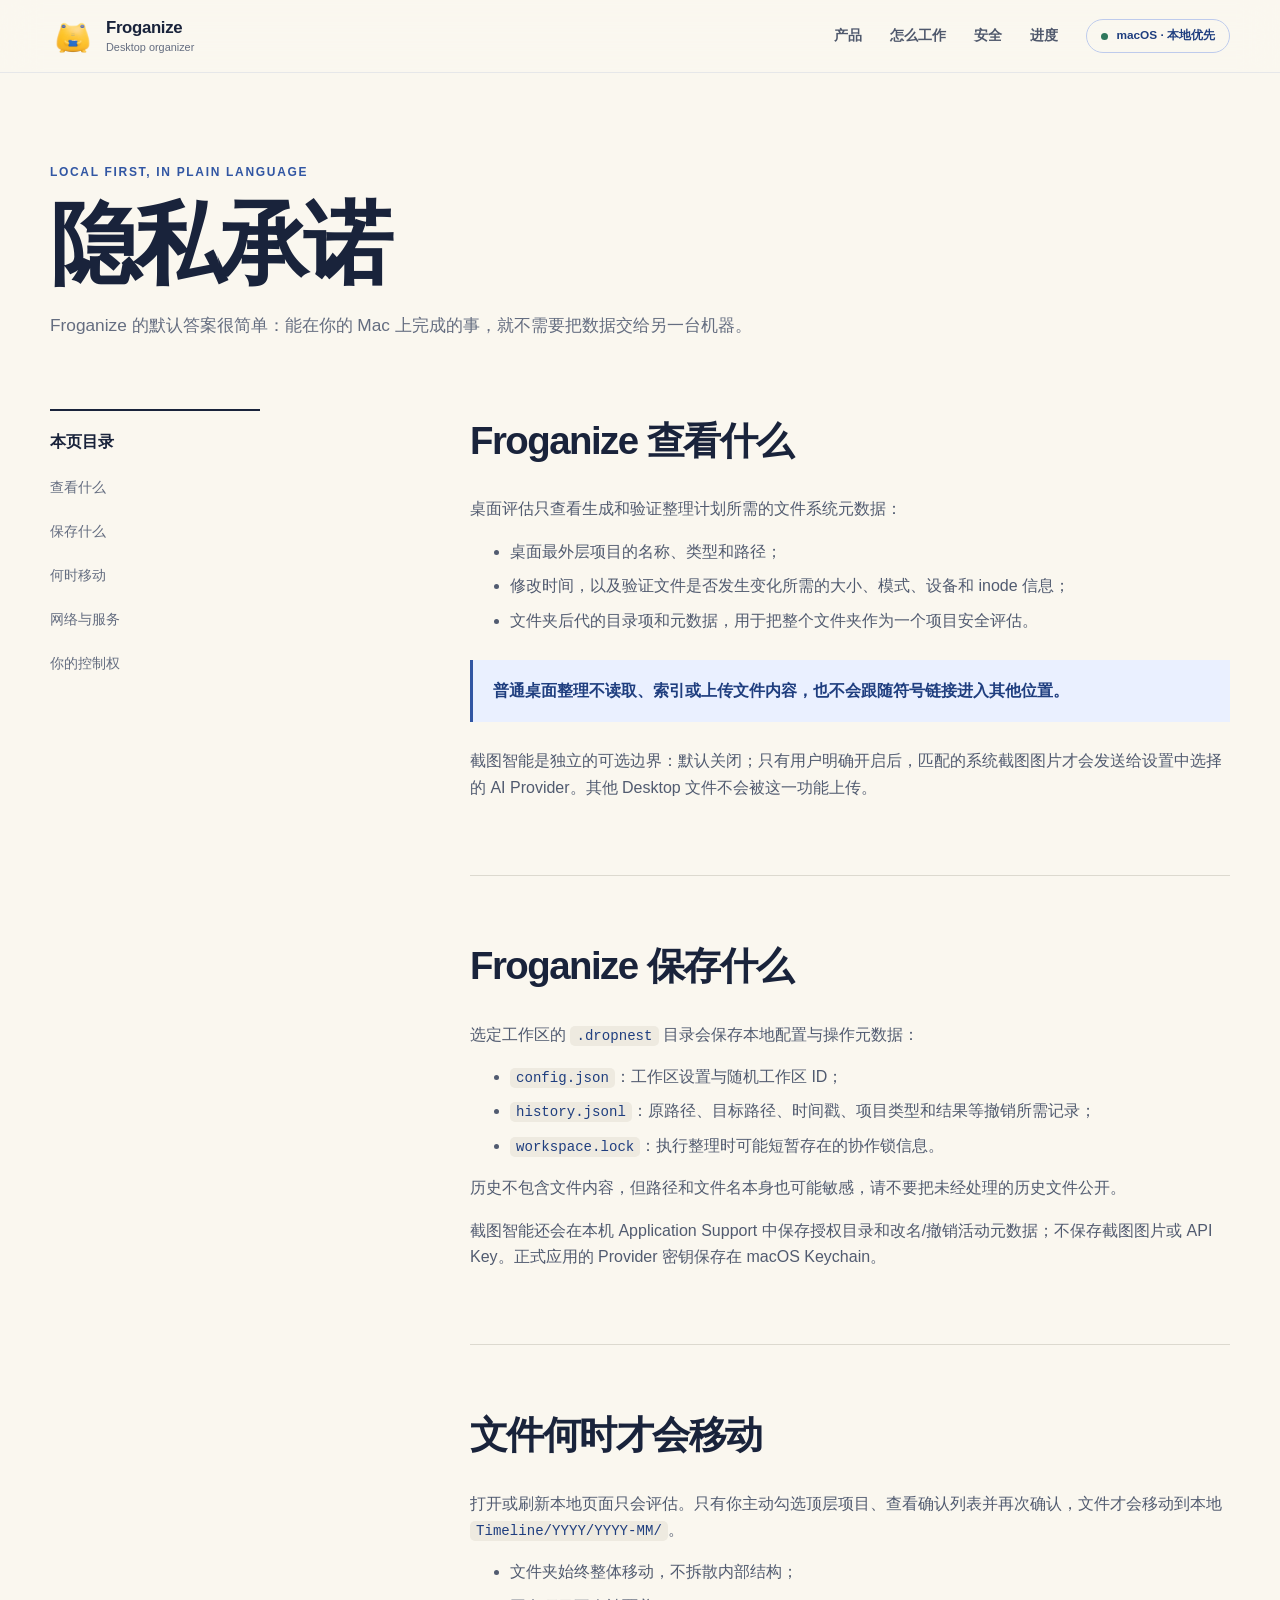
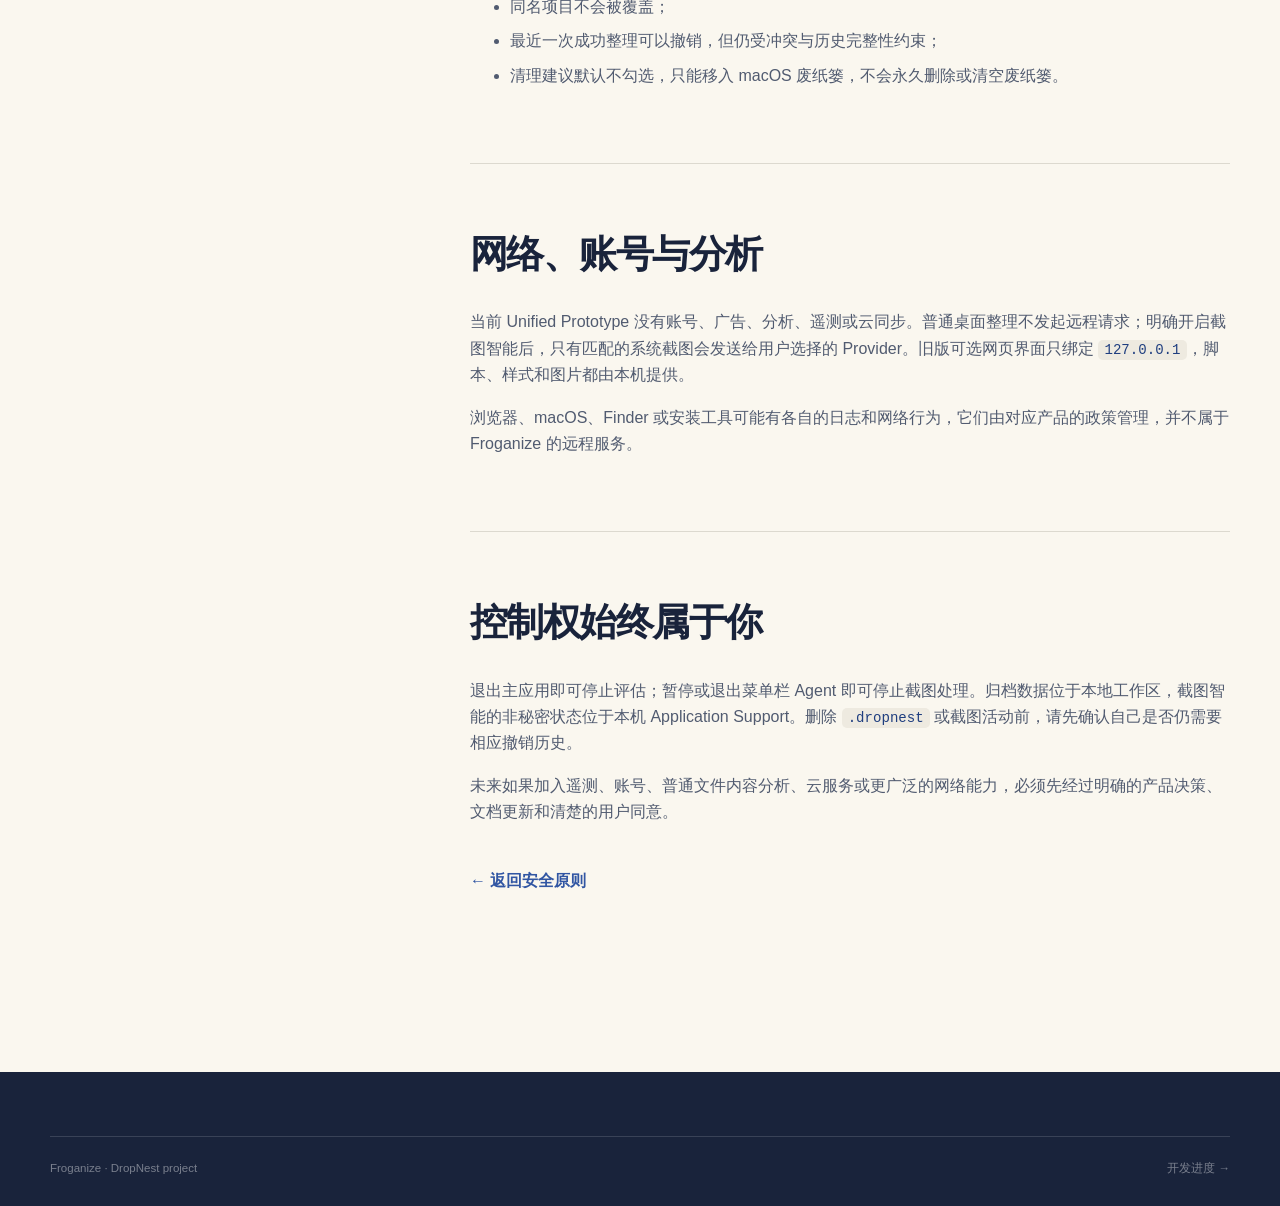
<file: website/privacy.html>
<!doctype html>
<html lang="zh-CN">
  <head>
    <meta charset="utf-8">
    <meta name="viewport" content="width=device-width, initial-scale=1">
    <meta name="description" content="Froganize 本地优先的隐私与文件安全承诺。">
    <meta name="theme-color" content="#faf7ef">
    <title>隐私承诺 · Froganize</title>
    <link rel="icon" type="image/svg+xml" href="./assets/froganize-mark.svg">
    <link rel="apple-touch-icon" href="./assets/apple-touch-icon.png">
    <link rel="stylesheet" href="./styles.css">
  </head>
  <body>
    <a class="skip-link" href="#main-content">跳到主要内容</a>
    <header class="site-header">
      <div class="page-width header-inner">
        <a class="brand" href="./index.html" aria-label="返回 Froganize 官网">
          <span class="brand-avatar" aria-hidden="true"><img src="./assets/froganize-mascot-128.png" alt="" width="128" height="128"></span>
          <span class="brand-copy"><strong>Froganize</strong><small>Desktop organizer</small></span>
        </a>
        <nav class="site-nav" aria-label="主要导航">
          <a href="./index.html#transformation">产品</a>
          <a href="./index.html#workflow">怎么工作</a>
          <a href="./index.html#safety">安全</a>
          <a href="./changelog.html">进度</a>
        </nav>
        <span class="local-pill"><i aria-hidden="true"></i>macOS · 本地优先</span>
        <details class="mobile-nav">
          <summary aria-label="打开网站导航"><span></span><span></span><span></span></summary>
          <nav aria-label="移动端导航"><a href="./index.html">返回首页</a><a href="./index.html#workflow">怎么工作</a><a href="./index.html#safety">安全原则</a><a href="./changelog.html">开发进度</a></nav>
        </details>
      </div>
    </header>

    <main class="subpage-main page-width" id="main-content">
      <header class="document-hero">
        <p class="eyebrow">Local First, in plain language</p>
        <h1>隐私承诺</h1>
        <p>Froganize 的默认答案很简单：能在你的 Mac 上完成的事，就不需要把数据交给另一台机器。</p>
      </header>

      <div class="document-layout">
        <nav class="document-toc" aria-label="页面目录">
          <strong>本页目录</strong>
          <a href="#inspect">查看什么</a>
          <a href="#store">保存什么</a>
          <a href="#move">何时移动</a>
          <a href="#network">网络与服务</a>
          <a href="#control">你的控制权</a>
        </nav>

        <div class="document-content">
          <section class="document-section" id="inspect">
            <h2>Froganize 查看什么</h2>
            <p>桌面评估只查看生成和验证整理计划所需的文件系统元数据：</p>
            <ul>
              <li>桌面最外层项目的名称、类型和路径；</li>
              <li>修改时间，以及验证文件是否发生变化所需的大小、模式、设备和 inode 信息；</li>
              <li>文件夹后代的目录项和元数据，用于把整个文件夹作为一个项目安全评估。</li>
            </ul>
            <div class="document-callout">普通桌面整理不读取、索引或上传文件内容，也不会跟随符号链接进入其他位置。</div>
            <p>截图智能是独立的可选边界：默认关闭；只有用户明确开启后，匹配的系统截图图片才会发送给设置中选择的 AI Provider。其他 Desktop 文件不会被这一功能上传。</p>
          </section>

          <section class="document-section" id="store">
            <h2>Froganize 保存什么</h2>
            <p>选定工作区的 <code>.dropnest</code> 目录会保存本地配置与操作元数据：</p>
            <ul>
              <li><code>config.json</code>：工作区设置与随机工作区 ID；</li>
              <li><code>history.jsonl</code>：原路径、目标路径、时间戳、项目类型和结果等撤销所需记录；</li>
              <li><code>workspace.lock</code>：执行整理时可能短暂存在的协作锁信息。</li>
            </ul>
            <p>历史不包含文件内容，但路径和文件名本身也可能敏感，请不要把未经处理的历史文件公开。</p>
            <p>截图智能还会在本机 Application Support 中保存授权目录和改名/撤销活动元数据；不保存截图图片或 API Key。正式应用的 Provider 密钥保存在 macOS Keychain。</p>
          </section>

          <section class="document-section" id="move">
            <h2>文件何时才会移动</h2>
            <p>打开或刷新本地页面只会评估。只有你主动勾选顶层项目、查看确认列表并再次确认，文件才会移动到本地 <code>Timeline/YYYY/YYYY-MM/</code>。</p>
            <ul>
              <li>文件夹始终整体移动，不拆散内部结构；</li>
              <li>同名项目不会被覆盖；</li>
              <li>最近一次成功整理可以撤销，但仍受冲突与历史完整性约束；</li>
              <li>清理建议默认不勾选，只能移入 macOS 废纸篓，不会永久删除或清空废纸篓。</li>
            </ul>
          </section>

          <section class="document-section" id="network">
            <h2>网络、账号与分析</h2>
            <p>当前 Unified Prototype 没有账号、广告、分析、遥测或云同步。普通桌面整理不发起远程请求；明确开启截图智能后，只有匹配的系统截图会发送给用户选择的 Provider。旧版可选网页界面只绑定 <code>127.0.0.1</code>，脚本、样式和图片都由本机提供。</p>
            <p>浏览器、macOS、Finder 或安装工具可能有各自的日志和网络行为，它们由对应产品的政策管理，并不属于 Froganize 的远程服务。</p>
          </section>

          <section class="document-section" id="control">
            <h2>控制权始终属于你</h2>
            <p>退出主应用即可停止评估；暂停或退出菜单栏 Agent 即可停止截图处理。归档数据位于本地工作区，截图智能的非秘密状态位于本机 Application Support。删除 <code>.dropnest</code> 或截图活动前，请先确认自己是否仍需要相应撤销历史。</p>
            <p>未来如果加入遥测、账号、普通文件内容分析、云服务或更广泛的网络能力，必须先经过明确的产品决策、文档更新和清楚的用户同意。</p>
            <a class="document-back" href="./index.html#safety">← 返回安全原则</a>
          </section>
        </div>
      </div>
    </main>

    <footer class="site-footer">
      <div class="page-width footer-bottom"><span>Froganize · DropNest project</span><a href="./changelog.html">开发进度 →</a></div>
    </footer>
  </body>
</html>
</file>
<file: website/styles.css>
:root {
  --canvas: #faf7ef;
  --surface: #fffdf8;
  --surface-blue: #eaf0ff;
  --ink: #19233b;
  --muted: #646d80;
  --line: #dcd9cf;
  --line-blue: #becbec;
  --cobalt: #3156a3;
  --cobalt-dark: #1f3e7f;
  --yellow: #f7d86a;
  --coral: #f38b72;
  --coral-ink: #9c4737;
  --green: #2f775c;
  --radius: 20px;
  --page: 1180px;
  --shadow-product: 0 26px 70px rgba(35, 54, 94, 0.16);
}

*,
*::before,
*::after {
  box-sizing: border-box;
}

html {
  scroll-behavior: smooth;
}

body {
  margin: 0;
  background: var(--canvas);
  color: var(--ink);
  font-family: -apple-system, BlinkMacSystemFont, "SF Pro Display", "PingFang SC",
    "Helvetica Neue", Arial, sans-serif;
  font-size: 16px;
  line-height: 1.65;
  text-rendering: optimizeLegibility;
  -webkit-font-smoothing: antialiased;
}

img {
  display: block;
  max-width: 100%;
  height: auto;
}

a {
  color: inherit;
  text-decoration: none;
}

button,
a,
summary {
  -webkit-tap-highlight-color: transparent;
}

a:focus-visible,
button:focus-visible,
summary:focus-visible {
  outline: 3px solid var(--cobalt-dark);
  outline-offset: 4px;
}

p,
h1,
h2,
h3,
figure,
ul,
ol,
dl,
dd {
  margin-top: 0;
}

h1,
h2,
h3,
.story-ending {
  text-wrap: balance;
}

p {
  text-wrap: pretty;
}

.hero-lead,
.section-heading > p,
.safety-lead,
.story-intro > p:last-child,
.story-copy p,
.release-detail > p {
  text-wrap: balance;
}

.page-width {
  width: min(calc(100% - 48px), var(--page));
  margin-inline: auto;
}

.section-block {
  padding: 116px 0;
  scroll-margin-top: 92px;
}

.skip-link {
  position: fixed;
  top: 12px;
  left: 12px;
  z-index: 100;
  padding: 10px 16px;
  border-radius: 10px;
  background: var(--ink);
  color: white;
  transform: translateY(-160%);
  transition: transform 160ms ease;
}

.skip-link:focus {
  transform: translateY(0);
}

.eyebrow {
  margin-bottom: 18px;
  color: var(--cobalt);
  font-size: 0.75rem;
  font-weight: 800;
  letter-spacing: 0.14em;
  text-transform: uppercase;
}

.site-header {
  position: sticky;
  top: 0;
  z-index: 50;
  border-bottom: 1px solid rgba(49, 86, 163, 0.1);
  background: rgba(250, 247, 239, 0.88);
  -webkit-backdrop-filter: blur(18px);
  backdrop-filter: blur(18px);
}

.header-inner {
  display: flex;
  min-height: 72px;
  align-items: center;
  gap: 28px;
}

.brand {
  display: inline-flex;
  min-height: 44px;
  align-items: center;
  gap: 10px;
  flex: 0 0 auto;
}

.brand-avatar {
  display: grid;
  width: 46px;
  height: 46px;
  place-items: center;
}

.brand-avatar img {
  width: 46px;
  height: 46px;
  object-fit: contain;
}

.brand-copy {
  display: grid;
  line-height: 1.08;
}

.brand-copy strong {
  font-size: 1.05rem;
  letter-spacing: -0.02em;
}

.brand-copy small {
  margin-top: 5px;
  color: var(--muted);
  font-size: 0.68rem;
}

.site-nav {
  display: flex;
  align-items: center;
  gap: 28px;
  margin-left: auto;
}

.site-nav a {
  min-height: 44px;
  display: inline-flex;
  align-items: center;
  color: #4f586c;
  font-size: 0.88rem;
  font-weight: 650;
}

.site-nav a:hover,
.text-link:hover,
.footer-main nav a:hover {
  color: var(--cobalt);
}

.header-download {
  display: inline-flex;
  min-height: 44px;
  align-items: center;
  justify-content: center;
  padding: 0 20px;
  border-radius: 999px;
  background: var(--cobalt);
  color: white;
  font-size: 0.87rem;
  font-weight: 800;
}

.header-download:hover {
  background: var(--cobalt-dark);
}

.mobile-nav {
  display: none;
  position: relative;
}

.mobile-nav summary {
  display: grid;
  width: 44px;
  min-height: 44px;
  align-content: center;
  gap: 5px;
  padding: 10px;
  cursor: pointer;
  list-style: none;
}

.mobile-nav summary::-webkit-details-marker {
  display: none;
}

.mobile-nav summary span {
  width: 22px;
  height: 2px;
  border-radius: 2px;
  background: var(--ink);
}

.mobile-nav nav {
  position: absolute;
  top: 52px;
  right: 0;
  display: grid;
  width: min(280px, calc(100vw - 32px));
  padding: 10px;
  border: 1px solid var(--line);
  border-radius: 16px;
  background: var(--surface);
  box-shadow: 0 18px 45px rgba(25, 35, 59, 0.14);
}

.mobile-nav nav a {
  display: flex;
  min-height: 46px;
  align-items: center;
  padding: 0 12px;
  border-radius: 10px;
  font-weight: 700;
}

.mobile-nav nav a:hover {
  background: var(--surface-blue);
}

.mobile-nav nav .download-cta {
  margin-top: 6px;
  justify-content: center;
  background: var(--cobalt);
  color: white;
}

.hero {
  min-height: min(780px, calc(100vh - 72px));
  display: grid;
  grid-template-columns: minmax(0, 0.92fr) minmax(420px, 1.08fr);
  align-items: center;
  gap: clamp(36px, 6vw, 88px);
  padding-top: 72px;
  padding-bottom: 80px;
  scroll-margin-top: 92px;
}

.hero-copy {
  position: relative;
  z-index: 2;
}

.hero h1 {
  max-width: 730px;
  margin-bottom: 28px;
  font-size: clamp(3.65rem, 6vw, 6.4rem);
  font-weight: 850;
  letter-spacing: -0.075em;
  line-height: 0.98;
  text-wrap: balance;
}

.hero-lead {
  max-width: 600px;
  margin-bottom: 30px;
  color: #4f586b;
  font-size: 1.12rem;
  line-height: 1.85;
}

.hero-actions,
.release-actions {
  display: flex;
  flex-wrap: wrap;
  gap: 12px;
}

.button {
  display: inline-flex;
  min-height: 50px;
  align-items: center;
  justify-content: center;
  padding: 0 23px;
  border-radius: 999px;
  font-weight: 800;
  transition: transform 160ms ease, background 160ms ease, color 160ms ease;
}

.button:hover {
  transform: translateY(-2px);
}

.button-primary {
  background: var(--cobalt);
  color: white;
}

.button-primary:hover {
  background: var(--cobalt-dark);
}

.button-quiet {
  border: 1px solid var(--line-blue);
  background: transparent;
  color: var(--cobalt-dark);
}

.button-quiet:hover {
  background: var(--surface-blue);
}

.preview-note {
  margin: 14px 0 0;
  color: var(--muted);
  font-size: 0.78rem;
}

.trust-list {
  display: flex;
  flex-wrap: wrap;
  gap: 8px 22px;
  margin: 34px 0 0;
  padding: 20px 0 0;
  border-top: 1px solid var(--line);
  list-style: none;
  color: var(--muted);
  font-size: 0.82rem;
  font-weight: 700;
}

.trust-list li::before {
  content: "✓";
  margin-right: 7px;
  color: var(--green);
}

.hero-visual {
  margin: 0;
}

.hero-visual img {
  width: 100%;
  mix-blend-mode: multiply;
  -webkit-mask-image: radial-gradient(ellipse 76% 72% at 51% 50%, #000 58%, transparent 96%);
  mask-image: radial-gradient(ellipse 76% 72% at 51% 50%, #000 58%, transparent 96%);
}

.section-heading {
  margin-bottom: 62px;
}

.section-heading h2,
.story-intro h2,
.safety-copy h2,
.release-copy h2 {
  margin-bottom: 0;
  font-size: clamp(2.55rem, 4.7vw, 4.75rem);
  font-weight: 820;
  letter-spacing: -0.055em;
  line-height: 1.06;
  text-wrap: balance;
}

.split-heading {
  display: grid;
  grid-template-columns: minmax(0, 1fr) minmax(300px, 0.66fr);
  align-items: end;
  gap: 80px;
}

.split-heading > p {
  margin-bottom: 6px;
  color: var(--muted);
  font-size: 1.02rem;
  line-height: 1.85;
}

.transformation-section {
  border-top: 1px solid var(--line);
  background: var(--surface);
}

.before-after-demo {
  display: grid;
  grid-template-columns: minmax(0, 1fr) 92px minmax(0, 1fr);
  align-items: stretch;
  overflow: clip;
  border: 1px solid var(--line);
  border-radius: var(--radius);
  background: white;
}

.file-panel {
  min-width: 0;
  padding: clamp(28px, 4vw, 52px);
}

.before-panel {
  background: #fffaf6;
}

.after-panel {
  background: #f5f8ff;
}

.panel-label {
  display: flex;
  align-items: center;
  gap: 9px;
  margin-bottom: 26px;
  color: var(--muted);
  font-size: 0.76rem;
  font-weight: 800;
  letter-spacing: 0.08em;
  text-transform: uppercase;
}

.panel-label i {
  width: 8px;
  height: 8px;
  border-radius: 50%;
  background: var(--coral);
}

.after-panel .panel-label i {
  background: var(--cobalt);
}

.file-panel h3 {
  margin-bottom: 30px;
  font-size: clamp(1.65rem, 3vw, 2.45rem);
  line-height: 1.18;
  letter-spacing: -0.035em;
}

.file-list,
.timeline-tree {
  display: grid;
  gap: 10px;
  margin-bottom: 0;
  padding: 0;
  list-style: none;
}

.file-list li,
.timeline-tree li {
  display: flex;
  min-height: 42px;
  align-items: center;
  gap: 12px;
  padding: 8px 12px;
  border-bottom: 1px solid rgba(100, 109, 128, 0.13);
  font-size: 0.9rem;
}

.file-list .faded {
  opacity: 0.45;
  text-decoration: line-through;
}

.file-icon,
.tree-file {
  position: relative;
  width: 18px;
  height: 22px;
  flex: 0 0 auto;
  border-radius: 3px;
  background: var(--coral);
}

.file-icon::after,
.tree-file::after {
  content: "";
  position: absolute;
  top: 4px;
  right: -1px;
  border-width: 4px 0 0 4px;
  border-style: solid;
  border-color: transparent transparent transparent rgba(255, 255, 255, 0.75);
}

.file-icon.folder,
.tree-folder {
  width: 23px;
  height: 17px;
  border-radius: 3px;
  background: var(--cobalt);
}

.file-icon.folder::before,
.tree-folder::before {
  content: "";
  position: absolute;
  top: -4px;
  left: 2px;
  width: 10px;
  height: 5px;
  border-radius: 3px 3px 0 0;
  background: inherit;
}

.file-icon.folder::after {
  display: none;
}

.tree-folder {
  position: relative;
  display: inline-block;
  flex: 0 0 auto;
}

.tree-file {
  width: 15px;
  height: 19px;
  background: #8498ca;
}

.timeline-tree .depth-one {
  padding-left: 30px;
}

.timeline-tree .depth-two {
  padding-left: 54px;
}

.timeline-tree .depth-three {
  padding-left: 80px;
  color: var(--muted);
}

.stays-note {
  margin: 22px 0 0;
  padding-top: 18px;
  border-top: 1px solid var(--line-blue);
  color: var(--cobalt-dark);
  font-size: 0.82rem;
  font-weight: 700;
}

.confirm-bridge {
  display: grid;
  place-content: center;
  gap: 4px;
  border-inline: 1px solid var(--line);
  background: var(--canvas);
  color: var(--cobalt);
  text-align: center;
}

.confirm-bridge span {
  font-size: 0.7rem;
  font-weight: 800;
}

.confirm-bridge i {
  font-size: 2rem;
  font-style: normal;
}

.outcome-list {
  display: grid;
  grid-template-columns: repeat(3, 1fr);
  margin: 42px 0 0;
  border-block: 1px solid var(--line);
}

.outcome-list div {
  padding: 24px 30px;
}

.outcome-list div + div {
  border-left: 1px solid var(--line);
}

.outcome-list dt {
  margin-bottom: 4px;
  font-weight: 800;
}

.outcome-list dd {
  margin-bottom: 0;
  color: var(--muted);
  font-size: 0.86rem;
}

.workflow-section {
  background: var(--canvas);
}

.centered-heading {
  max-width: 720px;
  margin-inline: auto;
  text-align: center;
}

.centered-heading > p:last-child {
  max-width: 620px;
  margin: 22px auto 0;
  color: var(--muted);
}

.workflow-list {
  display: grid;
  grid-template-columns: repeat(4, 1fr);
  margin: 0;
  padding: 0;
  border-block: 1px solid var(--line);
  list-style: none;
}

.workflow-list li {
  min-width: 0;
  padding: 32px 28px 38px;
}

.workflow-mascot {
  width: 112px;
  height: 112px;
  margin: 0 auto 22px;
  object-fit: contain;
  filter: drop-shadow(0 12px 14px rgba(31, 62, 127, 0.09));
  transition: transform 180ms ease;
}

.workflow-list li:hover .workflow-mascot {
  transform: translateY(-4px);
}

.workflow-list li + li {
  border-left: 1px solid var(--line);
}

.workflow-list span {
  color: var(--cobalt);
  font-size: 0.73rem;
  font-weight: 850;
}

.workflow-list p {
  margin: 18px 0 0;
  color: var(--muted);
  font-size: 0.7rem;
  font-weight: 800;
  letter-spacing: 0.12em;
  text-transform: uppercase;
}

.workflow-list h3 {
  margin: 4px 0 14px;
  font-size: 1.5rem;
}

.workflow-list small {
  color: var(--muted);
  font-size: 0.85rem;
  line-height: 1.75;
}

.product-section {
  background: var(--surface);
}

.app-window {
  overflow: clip;
  margin: 0;
  border: 1px solid #cfd5e1;
  border-radius: var(--radius);
  background: #f7f8fb;
  box-shadow: var(--shadow-product);
}

.window-bar {
  position: relative;
  display: flex;
  min-height: 48px;
  align-items: center;
  gap: 8px;
  padding: 0 18px;
  border-bottom: 1px solid #d9dce4;
  background: #eff0f3;
}

.window-bar span {
  width: 12px;
  height: 12px;
  border-radius: 50%;
  background: #ff6257;
}

.window-bar span:nth-child(2) {
  background: #ffc04c;
}

.window-bar span:nth-child(3) {
  background: #30c750;
}

.window-bar strong {
  position: absolute;
  left: 50%;
  color: #5e6572;
  font-size: 0.76rem;
  transform: translateX(-50%);
}

.product-shot-link {
  display: block;
  background: white;
}

.product-shot-link img {
  width: 100%;
}

.app-window figcaption {
  display: flex;
  min-height: 54px;
  align-items: center;
  gap: 22px;
  padding: 10px 18px;
  color: var(--muted);
  font-size: 0.75rem;
}

.app-window figcaption span {
  color: var(--green);
  font-weight: 800;
}

.app-window figcaption strong {
  margin-right: auto;
}

.app-window figcaption a {
  color: var(--cobalt);
  font-weight: 800;
}

.product-points {
  display: grid;
  grid-template-columns: repeat(3, 1fr);
  margin: 36px 0 0;
  padding: 0;
  border-bottom: 1px solid var(--line);
  list-style: none;
}

.product-points li {
  display: grid;
  grid-template-columns: auto 1fr;
  gap: 10px 18px;
  padding: 0 24px 28px;
}

.product-points li + li {
  border-left: 1px solid var(--line);
}

.product-points strong {
  color: var(--cobalt);
}

.product-points span {
  color: var(--muted);
}

.intelligence-section {
  overflow: clip;
  border-top: 1px solid var(--line);
  background:
    radial-gradient(circle at 12% 18%, rgba(247, 216, 106, 0.2), transparent 28%),
    radial-gradient(circle at 88% 72%, rgba(49, 86, 163, 0.11), transparent 30%),
    var(--canvas);
}

.intelligence-heading > p {
  max-width: 520px;
}

.intelligence-heading h2 span {
  white-space: nowrap;
}

.rename-demo {
  display: grid;
  grid-template-columns: minmax(0, 1fr) 180px minmax(0, 1fr);
  align-items: center;
  gap: 24px;
  padding: clamp(24px, 4vw, 48px);
  border: 1px solid rgba(255, 255, 255, 0.78);
  border-radius: 32px;
  background: rgba(255, 255, 255, 0.48);
  box-shadow:
    0 24px 70px rgba(35, 54, 94, 0.1),
    inset 0 1px 0 rgba(255, 255, 255, 0.86);
  -webkit-backdrop-filter: blur(24px);
  backdrop-filter: blur(24px);
}

.rename-file {
  min-width: 0;
  padding: 28px;
  border: 1px solid rgba(49, 86, 163, 0.13);
  border-radius: 22px;
  background: rgba(255, 253, 248, 0.82);
}

.rename-after {
  border-color: rgba(49, 86, 163, 0.28);
  background: rgba(234, 240, 255, 0.72);
}

.rename-kicker {
  display: inline-flex;
  margin-bottom: 18px;
  color: var(--muted);
  font-size: 0.72rem;
  font-weight: 850;
  letter-spacing: 0.1em;
}

.rename-after .rename-kicker {
  color: var(--cobalt);
}

.screenshot-thumbnail {
  position: relative;
  display: grid;
  height: 150px;
  grid-template-columns: repeat(3, 1fr);
  align-items: end;
  gap: 9px;
  overflow: hidden;
  margin-bottom: 22px;
  padding: 24px;
  border-radius: 15px;
  background: linear-gradient(145deg, #f7d86a 0 44%, #f5ede0 44% 100%);
}

.screenshot-thumbnail::before {
  content: "";
  position: absolute;
  inset: 15px 15px auto;
  height: 8px;
  border-radius: 999px;
  background: rgba(25, 35, 59, 0.12);
}

.screenshot-thumbnail span {
  height: 32%;
  border-radius: 7px 7px 3px 3px;
  background: rgba(49, 86, 163, 0.68);
}

.screenshot-thumbnail span:nth-child(2) {
  height: 58%;
}

.screenshot-thumbnail span:nth-child(3) {
  height: 82%;
}

.screenshot-thumbnail i {
  position: absolute;
  top: 35px;
  right: 25px;
  width: 36px;
  height: 36px;
  border: 8px solid rgba(243, 139, 114, 0.82);
  border-radius: 50%;
}

.screenshot-thumbnail.named {
  background: linear-gradient(145deg, #dce6ff 0 44%, #f6f8ff 44% 100%);
}

.rename-file p {
  overflow-wrap: anywhere;
  margin-bottom: 7px;
  color: var(--ink);
  font-size: 0.95rem;
  font-weight: 800;
}

.rename-file small {
  color: var(--muted);
  font-size: 0.78rem;
}

.rename-magic {
  display: grid;
  justify-items: center;
  color: var(--cobalt);
  text-align: center;
}

.rename-magic img {
  width: 124px;
  height: 124px;
  object-fit: contain;
  filter: drop-shadow(0 14px 18px rgba(31, 62, 127, 0.12));
}

.rename-magic span {
  margin-top: 4px;
  font-size: 0.72rem;
  font-weight: 850;
}

.rename-magic i {
  margin-top: 3px;
  font-size: 1.75rem;
  font-style: normal;
}

.intelligence-steps {
  display: grid;
  grid-template-columns: repeat(2, 1fr);
  gap: 0;
  margin: 56px 0 0;
  padding: 0;
  border-block: 1px solid var(--line);
  list-style: none;
}

.intelligence-steps li {
  display: grid;
  grid-template-columns: 54px minmax(0, 1fr);
  gap: 18px;
  padding: 30px;
}

.intelligence-steps li:nth-child(even) {
  border-left: 1px solid var(--line);
}

.intelligence-steps li:nth-child(n + 3) {
  border-top: 1px solid var(--line);
}

.intelligence-steps > li > span {
  display: grid;
  width: 48px;
  height: 48px;
  place-items: center;
  border: 1px solid rgba(49, 86, 163, 0.18);
  border-radius: 50%;
  background: rgba(255, 255, 255, 0.55);
  color: var(--cobalt);
  font-size: 0.72rem;
  font-weight: 850;
}

.intelligence-steps h3 {
  margin-bottom: 7px;
  font-size: 1.08rem;
}

.intelligence-steps p {
  margin-bottom: 0;
  color: var(--muted);
  font-size: 0.86rem;
}

.intelligence-boundary {
  display: grid;
  grid-template-columns: minmax(0, 0.9fr) minmax(0, 1.1fr);
  gap: clamp(48px, 8vw, 110px);
  margin-top: 78px;
  padding: clamp(34px, 5vw, 64px);
  border-radius: 28px;
  background: var(--ink);
  color: white;
}

.boundary-copy .eyebrow {
  color: var(--yellow);
}

.boundary-copy h3 {
  margin-bottom: 24px;
  font-size: clamp(2rem, 3.6vw, 3.55rem);
  letter-spacing: -0.045em;
  line-height: 1.08;
}

.boundary-copy > p:last-child {
  margin-bottom: 0;
  color: rgba(255, 255, 255, 0.67);
  font-size: 0.92rem;
}

.boundary-list {
  margin-bottom: 0;
  border-top: 1px solid rgba(255, 255, 255, 0.18);
}

.boundary-list div {
  padding: 20px 0;
  border-bottom: 1px solid rgba(255, 255, 255, 0.18);
}

.boundary-list dt {
  margin-bottom: 6px;
  color: white;
  font-weight: 800;
}

.boundary-list dd {
  margin-bottom: 0;
  color: rgba(255, 255, 255, 0.64);
  font-size: 0.84rem;
}

.intelligence-note {
  display: grid;
  grid-template-columns: auto minmax(0, 1fr) auto;
  align-items: center;
  gap: 22px;
  margin-top: 28px;
  padding: 20px 24px;
  border: 1px solid var(--line-blue);
  border-radius: 16px;
  background: rgba(234, 240, 255, 0.58);
}

.intelligence-note strong {
  color: var(--cobalt-dark);
  white-space: nowrap;
}

.intelligence-note span {
  color: var(--muted);
  font-size: 0.8rem;
}

.intelligence-note a {
  color: var(--cobalt);
  font-size: 0.82rem;
  font-weight: 800;
  white-space: nowrap;
}

.safety-section {
  background: var(--cobalt-dark);
  color: white;
}

.safety-layout {
  display: grid;
  grid-template-columns: minmax(340px, 0.9fr) minmax(0, 1.1fr);
  align-items: center;
  gap: clamp(52px, 8vw, 112px);
}

.organizing-visual {
  margin: 0;
}

.organizing-visual img {
  width: 100%;
  mix-blend-mode: screen;
  -webkit-mask-image: radial-gradient(ellipse, #000 58%, transparent 96%);
  mask-image: radial-gradient(ellipse, #000 58%, transparent 96%);
}

.safety-copy .eyebrow {
  color: var(--yellow);
}

.safety-copy h2 {
  color: white;
}

.safety-lead {
  max-width: 660px;
  margin: 28px 0 36px;
  color: rgba(255, 255, 255, 0.72);
  font-size: 1rem;
}

.safety-list {
  margin-bottom: 28px;
  border-top: 1px solid rgba(255, 255, 255, 0.2);
}

.safety-list div {
  display: grid;
  grid-template-columns: minmax(150px, 0.7fr) minmax(0, 1.3fr);
  gap: 28px;
  padding: 21px 0;
  border-bottom: 1px solid rgba(255, 255, 255, 0.2);
}

.safety-list dt {
  font-weight: 800;
}

.safety-list dd {
  margin-bottom: 0;
  color: rgba(255, 255, 255, 0.68);
  font-size: 0.86rem;
}

.text-link {
  display: inline-flex;
  min-height: 44px;
  align-items: center;
  color: var(--yellow);
  font-weight: 800;
}

.story-section {
  overflow: clip;
  background: #fbf4df;
}

.story-intro {
  max-width: 780px;
  margin-bottom: 84px;
}

.story-intro > p:last-child {
  max-width: 650px;
  margin: 26px 0 0;
  color: var(--muted);
  font-size: 1.05rem;
}

.story-scene {
  position: relative;
  display: grid;
  min-height: 610px;
  grid-template-columns: minmax(0, 1.15fr) minmax(280px, 0.65fr);
  align-items: center;
  gap: clamp(42px, 7vw, 100px);
  padding: 36px 0;
}

.story-scene:nth-child(even) {
  grid-template-columns: minmax(280px, 0.65fr) minmax(0, 1.15fr);
}

.story-scene:nth-child(even) .story-art {
  order: 2;
}

.story-scene:nth-child(even) .story-copy {
  order: 1;
}

.story-art {
  position: relative;
  margin: 0;
}

.story-art::after {
  content: "";
  position: absolute;
  inset: -2px;
  background:
    linear-gradient(to bottom, #fbf4df 0%, transparent 18%, transparent 82%, #fbf4df 100%),
    linear-gradient(to right, #fbf4df 0%, transparent 16%, transparent 84%, #fbf4df 100%);
  pointer-events: none;
}

.story-art img {
  width: 100%;
  object-fit: contain;
  mix-blend-mode: multiply;
  -webkit-mask-image: radial-gradient(ellipse 70% 64% at 50% 50%, #000 52%, transparent 94%);
  mask-image: radial-gradient(ellipse 70% 64% at 50% 50%, #000 52%, transparent 94%);
}

.story-copy {
  position: relative;
  z-index: 2;
}

.story-copy h3 {
  margin-bottom: 20px;
  font-size: clamp(2rem, 4vw, 3.45rem);
  letter-spacing: -0.045em;
  line-height: 1.08;
}

.story-copy p {
  margin-bottom: 0;
  color: #596174;
  font-size: 1rem;
  line-height: 1.9;
}

.story-product-bridge {
  display: grid;
  grid-template-columns: 150px minmax(0, 1fr);
  align-items: center;
  gap: clamp(28px, 5vw, 72px);
  margin-top: 76px;
  padding-top: 36px;
  border-top: 1px solid rgba(49, 86, 163, 0.24);
}

.story-product-bridge > img {
  width: 150px;
  height: 150px;
  filter: drop-shadow(0 16px 18px rgba(31, 62, 127, 0.1));
}

.story-product-bridge .eyebrow {
  margin-bottom: 8px;
}

.story-ending {
  max-width: none;
  margin: 0;
  padding: 0;
  color: var(--cobalt-dark);
  font-size: clamp(1.55rem, 2.7vw, 2.55rem);
  font-weight: 800;
  letter-spacing: -0.04em;
}

.story-product-bridge > div > p:last-child {
  max-width: 680px;
  margin: 14px 0 0;
  color: var(--muted);
}

.release-section {
  background: var(--surface-blue);
}

.release-layout {
  display: grid;
  grid-template-columns: minmax(300px, 0.8fr) minmax(0, 1.2fr);
  gap: clamp(52px, 9vw, 130px);
}

.release-detail > p {
  margin-bottom: 30px;
  color: #4f5d7a;
  font-size: 1rem;
}

.release-status {
  display: grid;
  gap: 0;
  margin: 0 0 30px;
  padding: 0;
  border-top: 1px solid var(--line-blue);
  list-style: none;
}

.release-status li {
  padding: 13px 0;
  border-bottom: 1px solid var(--line-blue);
  color: var(--green);
  font-size: 0.88rem;
  font-weight: 750;
}

.release-status .pending {
  color: var(--coral-ink);
}

.release-honesty {
  margin: 18px 0 0;
  color: var(--muted);
  font-size: 0.76rem;
}

.site-footer {
  padding: 64px 0 28px;
  background: var(--ink);
  color: white;
}

.footer-main {
  display: grid;
  grid-template-columns: auto 1fr auto;
  align-items: center;
  gap: 36px;
}

.footer-brand img {
  width: 44px;
  height: 44px;
}

.footer-brand span {
  display: grid;
  line-height: 1.1;
}

.footer-brand small {
  margin-top: 5px;
  color: rgba(255, 255, 255, 0.55);
}

.footer-main > p {
  margin-bottom: 0;
  color: rgba(255, 255, 255, 0.6);
  font-size: 0.86rem;
}

.footer-main nav {
  display: flex;
  flex-wrap: wrap;
  gap: 24px;
}

.footer-main nav a {
  display: inline-flex;
  min-height: 44px;
  align-items: center;
  color: rgba(255, 255, 255, 0.75);
  font-size: 0.84rem;
  font-weight: 700;
}

.footer-bottom {
  display: flex;
  justify-content: space-between;
  gap: 24px;
  margin-top: 42px;
  padding-top: 22px;
  border-top: 1px solid rgba(255, 255, 255, 0.14);
  color: rgba(255, 255, 255, 0.42);
  font-size: 0.72rem;
}

/* Shared documentation pages */

.local-pill {
  display: inline-flex;
  min-height: 34px;
  align-items: center;
  gap: 8px;
  padding: 0 14px;
  border: 1px solid var(--line-blue);
  border-radius: 999px;
  color: var(--cobalt-dark);
  font-size: 0.74rem;
  font-weight: 800;
}

.local-pill i {
  width: 7px;
  height: 7px;
  border-radius: 50%;
  background: var(--green);
}

.subpage-main {
  padding-top: 90px;
  padding-bottom: 110px;
}

.document-hero {
  max-width: 780px;
  margin-bottom: 70px;
}

.document-hero h1 {
  margin-bottom: 22px;
  font-size: clamp(3.4rem, 7vw, 6rem);
  letter-spacing: -0.065em;
  line-height: 0.98;
}

.document-hero > p:last-child {
  color: var(--muted);
  font-size: 1.08rem;
}

.document-layout {
  display: grid;
  grid-template-columns: 210px minmax(0, 760px);
  justify-content: space-between;
  gap: 80px;
}

.document-toc {
  position: sticky;
  top: 104px;
  align-self: start;
  display: grid;
  gap: 4px;
  padding-top: 18px;
  border-top: 2px solid var(--ink);
}

.document-toc strong {
  margin-bottom: 8px;
}

.document-toc a {
  display: flex;
  min-height: 40px;
  align-items: center;
  color: var(--muted);
  font-size: 0.88rem;
}

.document-toc a:hover {
  color: var(--cobalt);
}

.document-content {
  min-width: 0;
}

.document-section {
  padding: 0 0 58px;
  scroll-margin-top: 110px;
}

.document-section + .document-section {
  padding-top: 58px;
  border-top: 1px solid var(--line);
}

.document-section h2 {
  margin-bottom: 24px;
  font-size: clamp(1.8rem, 3vw, 2.7rem);
  letter-spacing: -0.04em;
}

.document-section h3 {
  margin: 30px 0 12px;
  font-size: 1.2rem;
}

.document-section p,
.document-section li {
  color: #515b70;
}

.document-section li + li {
  margin-top: 8px;
}

.document-section code {
  padding: 2px 6px;
  border-radius: 5px;
  background: #eeeae0;
  color: var(--cobalt-dark);
  font-size: 0.88em;
}

.document-callout {
  margin: 26px 0;
  padding: 18px 20px;
  border-left: 3px solid var(--cobalt);
  background: var(--surface-blue);
  color: var(--cobalt-dark);
  font-weight: 650;
}

.version-entry h3 {
  margin-top: 0;
  font-size: 2rem;
}

.version-meta {
  display: block;
  margin: -8px 0 24px;
  color: var(--muted);
  font-size: 0.82rem;
}

.document-back {
  display: inline-flex;
  min-height: 44px;
  align-items: center;
  margin-top: 18px;
  color: var(--cobalt);
  font-weight: 800;
}

.subpage-main + .site-footer .footer-bottom {
  margin-top: 0;
}

@media (max-width: 1120px) {
  .site-nav {
    gap: 18px;
  }

  .local-pill {
    display: none;
  }

  .hero {
    grid-template-columns: minmax(0, 1fr) minmax(360px, 0.92fr);
  }

  .safety-layout {
    gap: 52px;
  }
}

@media (max-width: 920px) {
  .page-width {
    width: min(calc(100% - 40px), var(--page));
  }

  .section-block {
    padding: 92px 0;
  }

  .site-nav {
    display: none;
  }

  .header-download {
    margin-left: auto;
  }

  .mobile-nav {
    display: block;
    margin-left: auto;
  }

  .hero {
    min-height: auto;
    grid-template-columns: 1fr;
    gap: 28px;
    padding-top: 72px;
    text-align: center;
  }

  .hero-copy {
    max-width: 720px;
    margin-inline: auto;
  }

  .hero h1,
  .hero-lead {
    margin-inline: auto;
  }

  .hero-actions,
  .trust-list {
    justify-content: center;
  }

  .hero-visual {
    width: min(720px, 100%);
    margin-inline: auto;
  }

  .split-heading {
    grid-template-columns: 1fr;
    gap: 24px;
  }

  .split-heading > p {
    max-width: 680px;
  }

  .workflow-list {
    grid-template-columns: repeat(2, 1fr);
  }

  .workflow-list li:nth-child(3) {
    border-left: 0;
  }

  .workflow-list li:nth-child(n + 3) {
    border-top: 1px solid var(--line);
  }

  .safety-layout {
    grid-template-columns: 1fr;
  }

  .rename-demo {
    grid-template-columns: minmax(0, 1fr) 140px minmax(0, 1fr);
  }

  .intelligence-boundary {
    grid-template-columns: 1fr;
    gap: 38px;
  }

  .intelligence-note {
    grid-template-columns: 1fr;
    gap: 8px;
  }

  .intelligence-note strong,
  .intelligence-note a {
    white-space: normal;
  }

  .organizing-visual {
    width: min(660px, 100%);
    margin-inline: auto;
  }

  .story-scene,
  .story-scene:nth-child(even) {
    min-height: 0;
    grid-template-columns: minmax(0, 1.1fr) minmax(240px, 0.72fr);
    gap: 34px;
    padding: 56px 0;
  }

  .release-layout {
    grid-template-columns: 1fr;
  }

  .release-copy {
    max-width: 650px;
  }

  .document-layout {
    grid-template-columns: 1fr;
    gap: 42px;
  }

  .document-toc {
    position: static;
    grid-template-columns: repeat(3, 1fr);
  }

  .document-toc strong {
    grid-column: 1 / -1;
  }
}

@media (max-width: 700px) {
  .page-width {
    width: min(calc(100% - 32px), var(--page));
  }

  .section-block {
    padding: 76px 0;
  }

  .header-inner {
    min-height: 64px;
    gap: 8px;
  }

  .brand-avatar,
  .brand-avatar img {
    width: 42px;
    height: 42px;
  }

  .header-download {
    padding-inline: 16px;
  }

  .hero {
    padding-top: 54px;
    padding-bottom: 64px;
  }

  .hero h1 {
    font-size: clamp(3rem, 15vw, 4.7rem);
  }

  .hero-lead {
    font-size: 1rem;
    line-height: 1.75;
  }

  .hero-actions .button {
    flex: 1 1 170px;
  }

  .trust-list {
    display: grid;
    grid-template-columns: repeat(2, max-content);
  }

  .section-heading {
    margin-bottom: 42px;
  }

  .section-heading h2,
  .story-intro h2,
  .safety-copy h2,
  .release-copy h2 {
    font-size: clamp(2.35rem, 12vw, 3.5rem);
  }

  .intelligence-heading h2 {
    font-size: clamp(2.05rem, 8.8vw, 3.4rem);
  }

  .before-after-demo {
    grid-template-columns: 1fr;
  }

  .confirm-bridge {
    min-height: 74px;
    border-inline: 0;
    border-block: 1px solid var(--line);
  }

  .confirm-bridge i {
    line-height: 1;
    transform: rotate(90deg);
  }

  .outcome-list {
    grid-template-columns: 1fr;
  }

  .outcome-list div {
    padding: 18px 0;
  }

  .outcome-list div + div {
    border-top: 1px solid var(--line);
    border-left: 0;
  }

  .workflow-list {
    grid-template-columns: 1fr;
  }

  .workflow-list li {
    padding-inline: 0;
  }

  .workflow-list li + li,
  .workflow-list li:nth-child(3) {
    border-top: 1px solid var(--line);
    border-left: 0;
  }

  .window-bar strong {
    display: none;
  }

  .app-window figcaption {
    align-items: flex-start;
    flex-direction: column;
    gap: 3px;
    padding-block: 14px;
  }

  .product-points {
    grid-template-columns: 1fr;
  }

  .product-points li {
    padding: 17px 0;
  }

  .product-points li + li {
    border-top: 1px solid var(--line);
    border-left: 0;
  }

  .rename-demo {
    grid-template-columns: 1fr;
    gap: 12px;
    padding: 18px;
    border-radius: 24px;
  }

  .rename-magic {
    grid-template-columns: 88px auto;
    align-items: center;
    justify-content: center;
    column-gap: 8px;
  }

  .rename-magic img {
    width: 88px;
    height: 88px;
    grid-row: 1 / 3;
  }

  .rename-magic i {
    margin: 0;
    transform: rotate(90deg);
  }

  .intelligence-steps {
    grid-template-columns: 1fr;
    margin-top: 42px;
  }

  .intelligence-steps li {
    padding: 24px 4px;
  }

  .intelligence-steps li:nth-child(even) {
    border-left: 0;
  }

  .intelligence-steps li + li,
  .intelligence-steps li:nth-child(n + 3) {
    border-top: 1px solid var(--line);
  }

  .intelligence-boundary {
    margin-top: 54px;
    padding: 30px 24px;
  }

  .safety-list div {
    grid-template-columns: 1fr;
    gap: 6px;
  }

  .story-intro {
    margin-bottom: 30px;
  }

  .story-scene,
  .story-scene:nth-child(even) {
    grid-template-columns: 1fr;
    gap: 4px;
    padding: 46px 0;
  }

  .story-scene + .story-scene {
    border-top: 1px solid rgba(49, 86, 163, 0.14);
  }

  .story-scene:nth-child(even) .story-art,
  .story-scene:nth-child(even) .story-copy {
    order: initial;
  }

  .story-art {
    width: calc(100% + 24px);
    margin-left: -12px;
  }

  .story-copy {
    padding-inline: 4px;
  }

  .story-product-bridge {
    grid-template-columns: 96px minmax(0, 1fr);
    gap: 22px;
    margin-top: 34px;
    padding-top: 28px;
  }

  .story-product-bridge > img {
    width: 96px;
    height: 96px;
  }

  .footer-main {
    grid-template-columns: 1fr;
    gap: 18px;
  }

  .footer-main nav {
    gap: 18px;
  }

  .footer-bottom {
    align-items: flex-start;
    flex-direction: column;
    gap: 4px;
  }

  .subpage-main {
    padding-top: 66px;
    padding-bottom: 80px;
  }

  .document-toc {
    grid-template-columns: repeat(2, 1fr);
  }
}

@media (max-width: 390px) {
  .brand-copy small {
    display: none;
  }

  .brand-copy strong {
    font-size: 0.96rem;
  }

  .header-download {
    padding-inline: 13px;
    font-size: 0.8rem;
  }

  .hero h1 {
    font-size: 2.9rem;
  }

  .trust-list {
    grid-template-columns: 1fr 1fr;
    text-align: left;
  }

  .file-panel {
    padding: 25px 20px;
  }

  .timeline-tree .depth-three {
    padding-left: 58px;
  }

  .story-product-bridge {
    grid-template-columns: 1fr;
    text-align: center;
  }

  .story-product-bridge > img {
    margin-inline: auto;
  }

  .story-product-bridge > div > p:last-child {
    margin-inline: auto;
  }

  .footer-main nav {
    display: grid;
    grid-template-columns: repeat(2, 1fr);
  }
}

@media (prefers-reduced-motion: reduce) {
  html {
    scroll-behavior: auto;
  }

  *,
  *::before,
  *::after {
    transition-duration: 0.01ms !important;
    animation-duration: 0.01ms !important;
    animation-iteration-count: 1 !important;
  }
}
</file>
